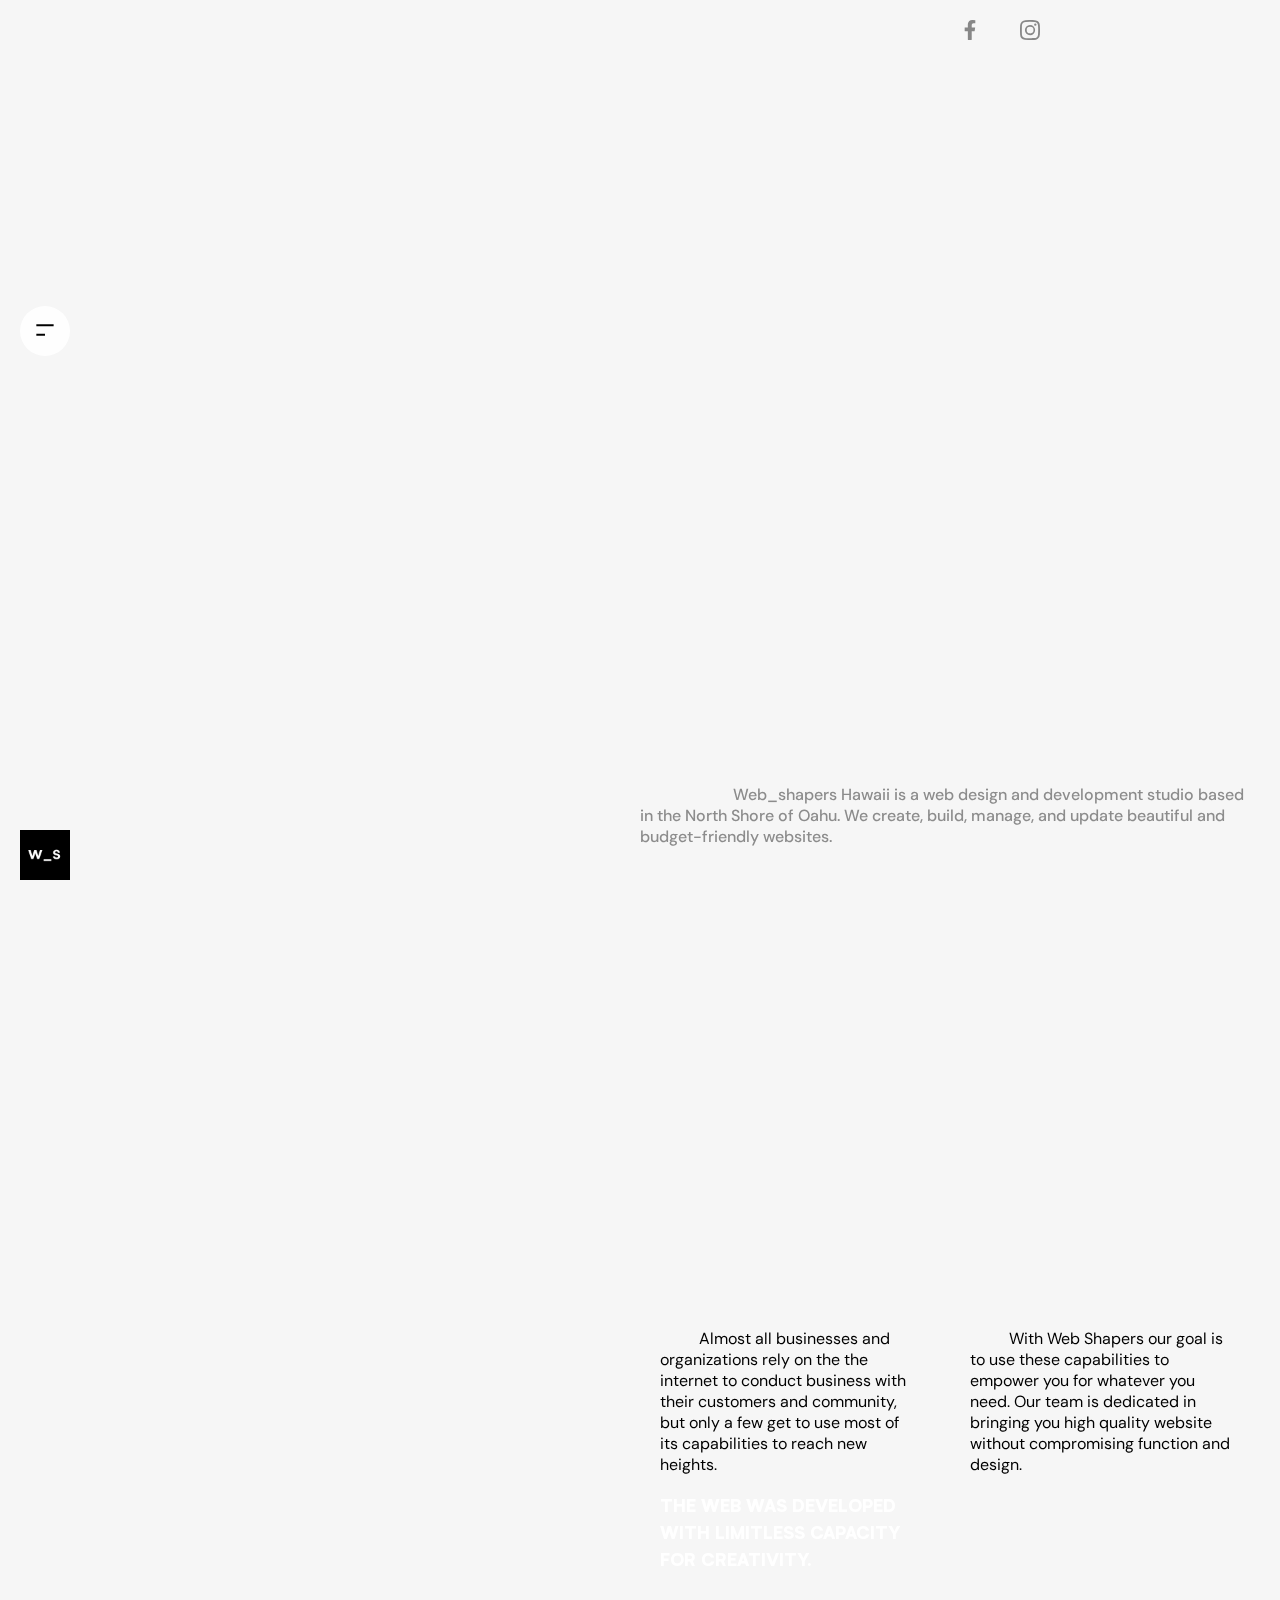
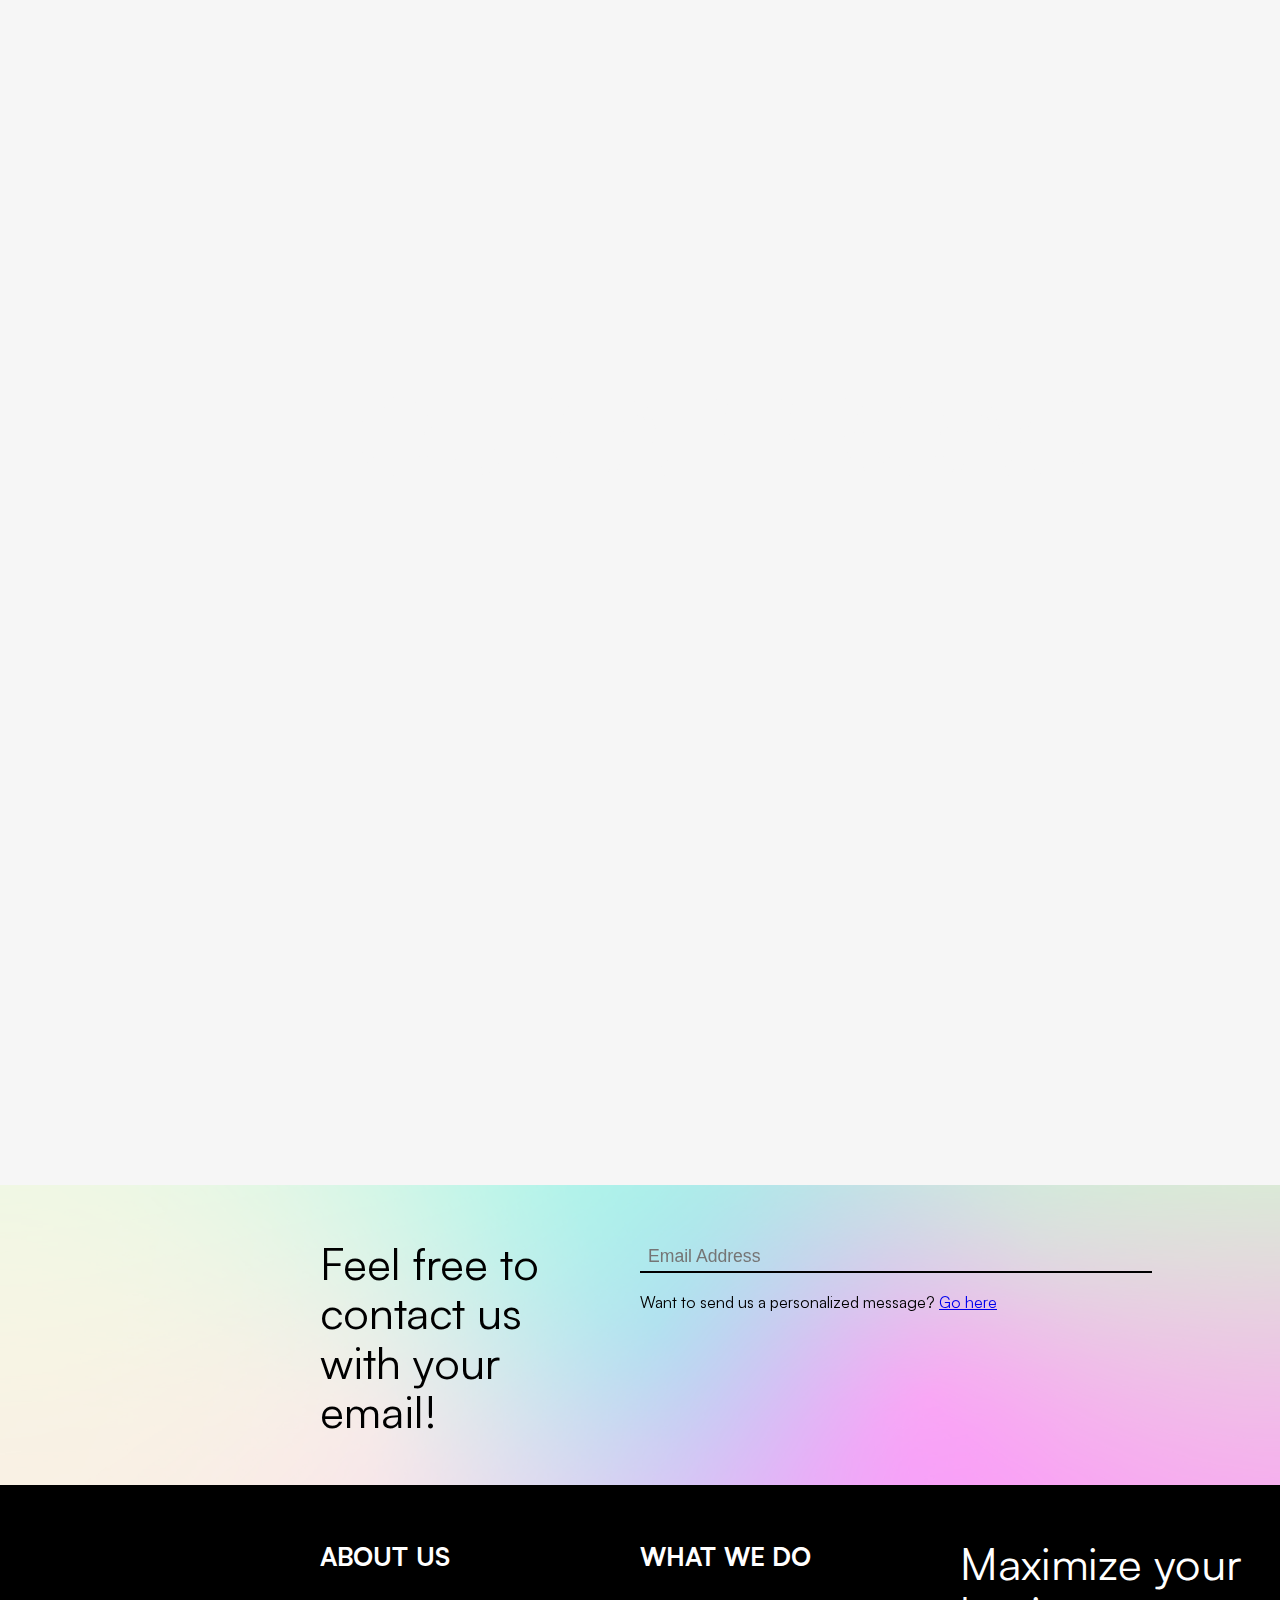
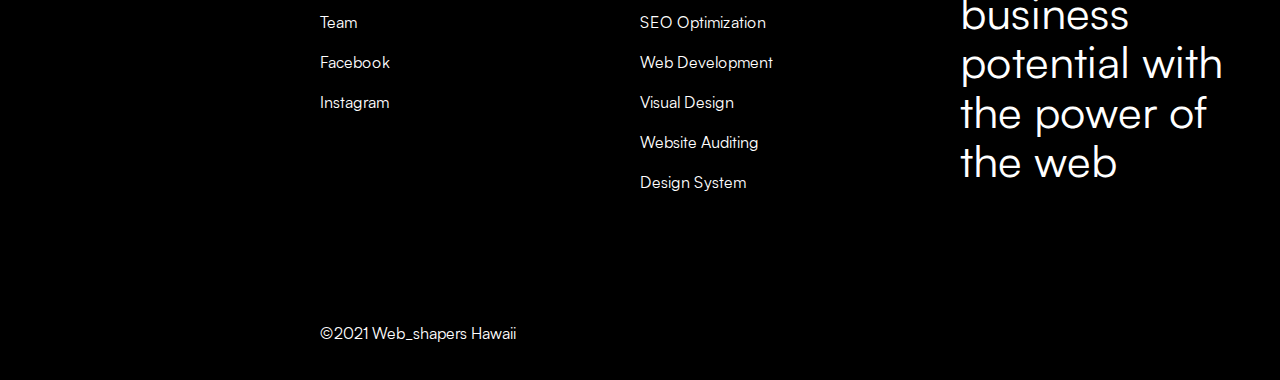
<file: index.html>
<!DOCTYPE html> 
<html lang="en"> 
    <head> 
        <meta charset="utf-8"> 
        <meta http-equiv="X-UA-Compatible" content="IE=edge"> 
        <meta name="viewport" content="width=device-width, initial-scale=1.0"> 
        <meta name="description" content="Need a website? Web_Shapers HI offers professional services in creating, developing, and maintaining websites. We build your website and provide it with a beautiful interface, a stunning user experience, with an optimized SEO ranking to ensure your business gets the exposure it needs. You're customers will love your website and the experience it provides them with."> 
        <meta name="author" content="Web_Shapers HI"> 
        <meta name="robots" content="index, follow"> 
        <title>Web_Shapers HI | Home | Web Design and Development Services</title>         
        <link rel="icon" type="image/png" href="./assets/img/favicon.png"> 
        <link rel="canonical" href="http://www.webshapers-hawaii.com/"> 
        <link href="lib/css/satoshi.css" rel="stylesheet" type="text/css"> 
        <link href="https://fonts.googleapis.com/css?family=DM+Sans&display=swap" rel="stylesheet" type="text/css"> 
        <link href="css/style.css" rel="stylesheet" type="text/css"> 
        <link href="css/responsive.css" rel="stylesheet" type="text/css"> 
        <script>/* Pinegrow Interactions, do not remove */ (function(){try{if(!document.documentElement.hasAttribute('data-pg-ia-disabled')) { window.pgia_small_mq=typeof pgia_small_mq=='string'?pgia_small_mq:'(max-width:767px)';window.pgia_large_mq=typeof pgia_large_mq=='string'?pgia_large_mq:'(min-width:768px)';var style = document.createElement('style');var pgcss='html:not(.pg-ia-no-preview) [data-pg-ia-hide=""] {opacity:0;visibility:hidden;}html:not(.pg-ia-no-preview) [data-pg-ia-show=""] {opacity:1;visibility:visible;display:block;}';if(document.documentElement.hasAttribute('data-pg-id') && document.documentElement.hasAttribute('data-pg-mobile')) {pgia_small_mq='(min-width:0)';pgia_large_mq='(min-width:99999px)'} pgcss+='@media ' + pgia_small_mq + '{ html:not(.pg-ia-no-preview) [data-pg-ia-hide="mobile"] {opacity:0;visibility:hidden;}html:not(.pg-ia-no-preview) [data-pg-ia-show="mobile"] {opacity:1;visibility:visible;display:block;}}';pgcss+='@media ' + pgia_large_mq + '{html:not(.pg-ia-no-preview) [data-pg-ia-hide="desktop"] {opacity:0;visibility:hidden;}html:not(.pg-ia-no-preview) [data-pg-ia-show="desktop"] {opacity:1;visibility:visible;display:block;}}';style.innerHTML=pgcss;document.querySelector('head').appendChild(style);}}catch(e){console&&console.log(e);}})()</script>         
    </head>     
    <body class="custom-scrollbar my-body"> 
        <div class="ellipse-cursor" id="customCursor"></div>         
        <span class="drag-to-scroll" id="drag-position">DRAG</span> 
        <div> 
            <img alt="" src="assets/img/w_s.jpg" width="70" class="logo-img" data-pg-ia='{"l":[{"name":"logoStart","trg":"now","a":{"l":[{"t":"","l":[{"t":"tween","p":0,"d":0.5,"l":{"autoAlpha":1}}]}]}}]}' style="padding-left: 20px;"/> 
            <a class="home-link" href="index.html" style="bottom: 20px;"></a> 
        </div>         
        <div style="padding-left: 20px; position: absolute; top: 34vh;"> 
            <svg width="50" height="50" viewBox="0 0 300 300" fill="none" xmlns="http://www.w3.org/2000/svg" preserveAspectRatio="xMidYMid meet" data-pg-ia='{"l":[{"name":"cursorExpand","trg":"mouseenter","a":{"l":[{"t":"$#customCursor","l":[{"t":"set","p":0,"d":0,"l":{"width":"30px"}},{"t":"set","p":0,"d":0,"l":{"height":"30px"}},{"t":"tween","p":0,"d":0.5,"l":{"width":"70px"},"e":"Power4.easeInOut"},{"t":"tween","p":0,"d":0.5,"l":{"height":"70px"},"e":"Power4.easeInOut"}]}]},"tcv":"cursor-expand"},{"name":"cursorCollapse","trg":"mouseleave","a":{"l":[{"t":"$#customCursor","l":[{"t":"set","p":0,"d":0,"l":{"width":"70px"}},{"t":"set","p":0,"d":0,"l":{"height":"70px"}},{"t":"tween","p":0,"d":0.5,"l":{"width":"30px"},"e":"Power4.easeInOut"},{"t":"tween","p":0,"d":0.5,"l":{"height":"30px"},"e":"Power4.easeInOut"}]}]}},{"name":"openMenu","trg":"mousedown","a":{"l":[{"t":"$.navbar","l":[{"t":"set","p":0,"d":0,"l":{"display":"none"}},{"t":"set","p":0,"d":0,"l":{"y":"100vh"}},{"t":"tween","p":0,"d":0.5,"l":{"display":"block"}},{"t":"tween","p":0,"d":1.2,"l":{"y":0},"e":"Power4.easeInOut"}]},{"t":"","l":[{"t":"set","p":0,"d":0,"l":{"display":"block"}},{"t":"set","p":0,"d":0,"l":{"autoAlpha":1}},{"t":"tween","p":1,"d":0.5,"l":{"autoAlpha":0}},{"t":"tween","p":1.5,"d":0.5,"l":{"display":"none"}}]},{"t":"$.navbar #gt# span:nth-of-type(1) #gt# .link-text, .navbar #gt# span:nth-of-type(2) #gt# .link-text, .navbar #gt# span:nth-of-type(3) #gt# .link-text","l":[{"t":"tween","p":0.3,"d":1,"s":0.15,"l":{"top":0},"e":"Bounce.easeIn"}]},{"t":"$#closeMenu","l":[{"t":"set","p":0,"d":0,"l":{"display":"none"}},{"t":"set","p":0,"d":0,"l":{"autoAlpha":0}},{"t":"tween","p":1,"d":0.5,"l":{"autoAlpha":1}},{"t":"tween","p":1,"d":0.5,"l":{"display":"block"}}]}]}}]}' id="burgerMenu" class="cursor-expand"> 
                <circle cx="150" cy="150" r="145"/> 
                <line x1="98" y1="116" x2="201.787" y2="116" stroke="black" stroke-width="12"/> 
                <line x1="98" y1="172.25" x2="149.893" y2="172.25" stroke="black" stroke-width="12"/> 
            </svg>             
            <svg height="50" viewBox="0 0 300 300" fill="#fff" xmlns="http://www.w3.org/2000/svg" width="50" data-pg-ia='{"l":[{"name":"menuClose","trg":"click","a":{"l":[{"t":"","l":[{"t":"set","p":0,"d":0,"l":{"display":"block"}},{"t":"tween","p":0.48,"d":0.5,"l":{"display":"none"}}]},{"t":"$#burgerMenu","l":[{"t":"set","p":0,"d":0,"l":{"display":"none"}},{"t":"set","p":0,"d":0,"l":{"autoAlpha":0}},{"t":"tween","p":0.98,"d":0.5,"l":{"display":"block"}},{"t":"tween","p":0.98,"d":0.5,"l":{"autoAlpha":1}}]},{"t":"$.navbar","l":[{"t":"set","p":0,"d":0,"l":{"y":0}},{"t":"tween","p":0.49,"d":0.5,"l":{"y":"100vh"},"e":"Power4.easeInOut"},{"t":"tween","p":0.57,"d":0.5,"l":{"display":"none"}}]}]}}]}' id="closeMenu"> 
                <circle cx="150" cy="150" r="145"/> 
                <line x1="101.094" y1="96.19" x2="199.945" y2="195.041" stroke="black" stroke-width="12"/> 
                <line x1="96.9063" y1="195.757" x2="197.906" y2="94.7574" stroke="black" stroke-width="12"/> 
            </svg>             
        </div>         
        <div class="icon-container"> 
            <div class="column-6"></div>             
            <div class="column-2 flex-container"> 
                <div class="social-media-box"> 
                    <a href="https://www.facebook.com/Web_Shapers-Hawaii-109751478019939" target="_blank" class="social-media-link"></a> 
                    <svg xmlns="http://www.w3.org/2000/svg" viewBox="0 0 76.39 143.66" class="social-media-icons" preserveAspectRatio="xMidYMid meet" height="20px" width="20px"> 
                        <defs> 
                            <style>.cls-1 { fill: #8c8c8c; }</style>                             
                        </defs>                         
                        <g class="Layer_2" data-name="Layer 2"> 
                            <g class="Layer_1-2" data-name="Layer 1"> 
                                <path class="cls-1" d="M22.72,142.53c0-.33,0-.65,0-1q0-30.21,0-60.43c0-.75-.17-.94-.93-.93-7,0-13.94,0-20.92,0-.68,0-.87-.18-.87-.87Q0,67.29,0,55.2c0-.65.15-.83.81-.83,7,0,14.05,0,21.07,0,.63,0,.83-.12.83-.81,0-7.07-.11-14.14,0-21.21a36.63,36.63,0,0,1,4-16.43A28,28,0,0,1,41.91,2.53,42.19,42.19,0,0,1,59.2.05,149.22,149.22,0,0,1,75.67,1.63c.57.08.72.28.72.84q0,10.26,0,20.51c0,.66-.23.78-.82.77-3.66,0-7.32,0-11,0a16.48,16.48,0,0,0-7.43,1.63c-3.8,1.94-5.67,5.2-6.35,9.28a15.74,15.74,0,0,0-.22,2.74c0,5.38,0,10.76,0,16.13,0,.69.17.87.86.87,7.7,0,15.39,0,23.08,0,.68,0,.81.14.7.83q-1.91,12.15-3.73,24.32c-.09.59-.3.71-.85.71q-9.48,0-19,0c-1.21,0-1.08-.2-1.08,1v61.24a28.47,28.47,0,0,1-4,.6,82.79,82.79,0,0,1-10.44.54,78.78,78.78,0,0,1-11.27-.79C24.17,142.75,23.43,142.71,22.72,142.53Z"/> 
                            </g>                             
                        </g>                         
                    </svg>                     
                </div>                 
                <div class="social-media-box"> 
                    <a href="https://www.instagram.com/webshapers_hawaii/" target="_blank" class="social-media-link"></a> 
                    <svg xmlns="http://www.w3.org/2000/svg" viewBox="0 0 25.36 25.26" width="20px" class="social-media-icons" height="20px" preserveAspectRatio="xMidYMid meet"> 
                        <defs> 
                            <style>.cls-1 { fill: #8c8c8c; }</style>                             
                        </defs>                         
                        <g class="Layer_2" data-name="Layer 2"> 
                            <g class="Layer_1-2" data-name="Layer 1"> 
                                <path class="cls-1" d="M12.62,25.23a51.12,51.12,0,0,1-6.43-.13,6.73,6.73,0,0,1-6-6.38,95.45,95.45,0,0,1,0-12A6.83,6.83,0,0,1,6.87.14C10,0,13.17,0,16.32,0A17.22,17.22,0,0,1,20.24.5,6.33,6.33,0,0,1,25.1,6.14,84.11,84.11,0,0,1,25.21,18a7,7,0,0,1-2.62,5.7A8,8,0,0,1,18,25.22C16.19,25.28,14.41,25.23,12.62,25.23Zm0-2.19c1.87.05,3.74,0,5.61-.11,2.6-.14,4.33-1.52,4.58-4.09a69,69,0,0,0,0-12.11c-.21-2.76-1.61-4-4.38-4.26A70,70,0,0,0,7.35,2.41C4,2.64,2.48,4.22,2.4,7.23c-.1,3.6-.11,7.2,0,10.8C2.49,21.2,4.27,22.82,7.45,23,9.18,23,10.9,23.07,12.63,23Z"/> 
                                <path class="cls-1" d="M6.22,12.73a6.48,6.48,0,0,1,6.42-6.54,6.56,6.56,0,0,1,6.57,6.5,6.6,6.6,0,0,1-6.49,6.52A6.53,6.53,0,0,1,6.22,12.73Zm6.47-4.24A4.11,4.11,0,0,0,8.5,12.66a4.15,4.15,0,0,0,4.21,4.24,4.21,4.21,0,1,0,0-8.41Z"/> 
                                <path class="cls-1" d="M19.4,7.36a1.4,1.4,0,0,1-1.48-1.45,1.52,1.52,0,0,1,1.52-1.53,1.61,1.61,0,0,1,1.47,1.53A1.52,1.52,0,0,1,19.4,7.36Z"/> 
                            </g>                             
                        </g>                         
                    </svg>                     
                </div>                 
            </div>             
        </div>         
        <nav class="navbar"> 
            <span class="link-container"><a class="link-text" data-pg-ia='{"l":[{"name":"transitionFadeOut","a":{"l":[{"t":"$.navbar","l":[{"t":"set","p":0,"d":0,"l":{"y":"0vh"}},{"t":"tween","p":0,"d":0.7,"l":{"y":"100vh"},"e":"Power4.easeInOut"}]},{"t":"$.fd-out","l":[{"t":"tween","p":0.7,"d":0.7,"l":{"autoAlpha":0},"e":"Power4.easeOut"}]}]},"tcv":".transition-stay","pdef":"true","trg":"click"}]}' data-pg-ia-apply="$.navbar > span:nth-of-type(1) > .link-text, .navbar > span:nth-of-type(2) > .link-text, .navbar > span:nth-of-type(3) > .link-text" href="./index.html">HOME</a></span> 
            <span class="link-container"><a class="link-text" href="./about.html">ABOUT</a></span> 
            <span class="link-container"><a class="link-text" href="./contact.html">CONTACT</a></span> 
        </nav>         
        <section class="container fd-out" data-pg-ia-hide data-pg-ia='{"l":[{"name":"loadAnimation","trg":"load","a":{"l":[{"t":"","l":[{"t":"tween","p":0,"d":1,"l":{"autoAlpha":1},"e":"Power4.easeInOut"}]}]}}]}'> 
            <div class="row-1"> 
                <div class="column-6"></div>                 
                <div class="column-1"></div>                 
            </div>             
            <div class="index-hero-message row-2"> 
                <div class="column-1"></div>                 
                <h2 class="column-7 index-hero-title" data-pg-ia='{"l":[{"name":"startUp","trg":"load","a":{"l":[{"t":"$.text-inline","l":[{"t":"set","p":0,"d":0,"l":{"top":"1em"}},{"t":"tween","p":1,"d":1,"s":0.1,"l":{"top":"0em"},"e":"Cubic.easeOut"}]}]}}]}'> <span class="text-box"> <span class="text-inline">YOU&nbsp;</span> </span> <span class="text-box"> <span class="text-inline">DESERVE&nbsp;</span> </span> <span class="text-box"> <span class="text-inline">A&nbsp;</span> </span> <span class="text-box"> <span class="text-inline">BEAUTIFUL&nbsp;</span> </span> <span class="text-box"> <span class="text-inline">WEBSITE.&nbsp;</span> </span> <span class="text-box"> <span class="text-inline">LET&nbsp;</span> </span> <span class="text-box"> <span class="text-inline">US&nbsp;</span> </span> <span class="text-box"> <span class="text-inline">HELP&nbsp;</span> </span> <span class="text-box"> <span class="text-inline">YOU&nbsp;</span> </span> <span class="text-box"> <span class="text-container" data-pg-ia='{"l":[{"name":"indexMarquee","trg":"load","a":{"l":[{"t":"#gt# span:nth-of-type(1)","l":[{"t":"tween","p":0,"d":0.5,"l":{"y":"-1em"},"e":"Cubic.easeInOut"},{"t":"tween","p":0.5,"d":0.5,"l":{"autoAlpha":0}},{"t":"tween","p":1,"d":0.5,"l":{"y":"1em"}},{"t":"tween","p":1.5,"d":0.5,"l":{"autoAlpha":1}},{"t":"tween","p":10,"d":0.5,"l":{"y":"0em"},"e":"Cubic.easeInOut"}]},{"t":"#gt# span:nth-of-type(2)","l":[{"t":"tween","p":0,"d":0.5,"l":{"y":"-1em"},"e":"Cubic.easeInOut"},{"t":"tween","p":6,"d":0.5,"l":{"y":"-2em"},"e":"Cubic.easeInOut"},{"t":"tween","p":6.5,"d":0.5,"l":{"autoAlpha":0}},{"t":"tween","p":7,"d":0.5,"l":{"y":"1em"}},{"t":"tween","p":7.5,"d":0.5,"l":{"autoAlpha":1}}]},{"t":"#gt# span:nth-of-type(3)","l":[{"t":"tween","p":6,"d":0.5,"l":{"y":"-2em"}},{"t":"tween","p":10,"d":0.5,"l":{"y":"-3em"},"e":"Cubic.easeInOut"},{"t":"tween","p":10.5,"d":0.5,"l":{"autoAlpha":0}},{"t":"tween","p":11,"d":0.5,"l":{"y":"1em"}},{"t":"tween","p":11.5,"d":2.5,"l":{"autoAlpha":1}}]}]},"dly":"7s","rpt":"99"}]}'>  <span class="text-inline title-marquee">CREATE&nbsp;</span>  <span class="text-inline title-marquee">MANAGE&nbsp;</span>  <span class="text-inline title-marquee">UPDATE&nbsp;</span>  </span> </span> <span class="text-box"> <span class="text-inline">YOURS.</span> </span> </h2> 
            </div>             
            <div class="row-1"> 
                <div class="column-2"> </div>                 
                <div class="column-2"> </div>                 
                <div class="column-4"> 
                    <p class="index-intro">Web_shapers Hawaii is a web design and development studio based in the North Shore of Oahu. We create, build, manage, and update beautiful and budget-friendly websites.</p> 
                </div>                                  
            </div>             
        </section>         
        <section class="fd-out skills-container" data-pg-ia-scene='{"s":"custom","s_t":"start","s_s":"center","e_t":"start","l":[{"a":{"l":[{"t":".skill-text","l":[{"t":"tween","p":0.31,"d":0.5,"s":0.15,"l":{"top":0},"e":"Cubic.easeOut"}]}]},"p":"time"},{"a":{"l":[{"t":"$body","l":[{"t":"tween","p":0,"d":0.25,"l":{"backgroundColor":"#37bbe4"}}]}]}}],"e_s":"start"}' id="services-offered"> 
            <p class="skill-text-container"> <span class="skills-text-box" style="font-weight: 900; font-family: Satoshi;"> <span class="skill-text" id="skill-text-first">WHAT WE DO:&nbsp;</span> </span> <span class="skills-text-box"> <span class="skill-text">SEO&nbsp;</span> </span> <span class="skills-text-box"> <span class="skill-text">Analysis<sup>1</sup>&nbsp;&nbsp;</span> </span> <span class="skills-text-box"> <span class="skill-text">Web&nbsp;</span> </span> <span class="skills-text-box"> <span class="skill-text">Development<sup>2</sup>&nbsp;</span> </span> <span class="skills-text-box"> <span class="skill-text">Web&nbsp;</span> </span> <span class="skills-text-box"> <span class="skill-text">Design<sup>3</sup>&nbsp;</span> </span> <span class="skills-text-box"> <span class="skill-text">Website&nbsp;</span> </span> <span class="skills-text-box"> <span class="skill-text">Auditing<sup>4</sup>&nbsp;</span> </span> <span class="skills-text-box"> <span class="skill-text">Design&nbsp;</span> </span> <span class="skills-text-box"> <span class="skill-text">System<sup>5</sup>&nbsp;</span> </span> </p> 
            <div class="skill-benefit" data-pg-ia-scene='{"s":"custom","s_t":"start","s_s":"center","e_t":"end","e_s":"center","e_o":"100px","l":[{"a":{"l":[{"t":".image-holder","l":[{"t":"tween","p":0,"d":1.5,"l":{"height":"100%"},"e":"Power4.easeInOut"}]}]},"p":"time"}]}'> 
                <div class="mobile-display-none pg-empty-placeholder"></div>                 
                <div class="skill-benefit-box skill-image-box" style="overflow: hidden;"> 
                    <div class="image-holder"> 
                        <div class="image-box"> 
                            <img id="laptop-img" alt="" src="assets/img/karina-zhukovskaya-6446678.jpg"/> 
                        </div>                         
                    </div>                     
                </div>                 
                <div class="skill-benefit-box"> 
                    <p class="skills-opportunity">Almost all businesses and organizations rely on the the internet to conduct business with their customers and community, but only a few get to use most of its capabilities to reach new heights.</p> 
                    <p class="blue-text">THE WEB WAS DEVELOPED WITH LIMITLESS CAPACITY FOR CREATIVITY.</p> 
                </div>                 
                <div class="skill-benefit-box"> 
                    <p class="skills-opportunity">With Web Shapers our goal is to use these capabilities to empower you for whatever you need. Our team is dedicated in bringing you high quality website without compromising function and design.</p> 
                </div>                 
            </div>             
        </section>         
        <section id="services-container" data-pg-ia-scene='{"l":[{"a":{"l":[{"t":"#horizontal-gallery #gt# div:nth-of-type(2), #horizontal-gallery #gt# div:nth-of-type(3), #horizontal-gallery #gt# div:nth-of-type(4), #horizontal-gallery #gt# div:nth-of-type(5)","l":[{"t":"set","p":0,"d":0,"l":{"autoAlpha":0,"x":"15vw"}},{"t":"tween","p":0.5,"d":1.5,"s":0.2,"l":{"autoAlpha":1},"e":"Quad.easeOut"},{"t":"tween","p":0.5,"d":1.5,"s":0.2,"l":{"x":0},"e":"Cubic.easeOut"}]}]},"p":"time"}],"s":"onCenter"}' class="fd-out"> 
            <h3 class="section-title">OUR APPROACH</h3>
            <div class="cursor-expand horizontal-gallery" id="horizontal-gallery" data-pg-ia='{"l":[{"name":"cursorExpand","trg":"mouseenter","a":{"l":[{"t":"$#customCursor","l":[{"t":"set","p":0,"d":0,"l":{"width":"30px"}},{"t":"set","p":0,"d":0,"l":{"height":"30px"}},{"t":"tween","p":0,"d":0.5,"l":{"width":"100px"},"e":"Power4.easeInOut"},{"t":"tween","p":0,"d":0.5,"l":{"height":"100px"},"e":"Power4.easeInOut"}]},{"t":"","l":[]}]},"tcv":"cursor-expand"},{"name":"cursorCollapse","trg":"mouseleave","a":{"l":[{"t":"$#customCursor","l":[{"t":"set","p":0,"d":0,"l":{"width":"100px"}},{"t":"set","p":0,"d":0,"l":{"height":"100px"}},{"t":"tween","p":0,"d":0.5,"l":{"width":"30px"},"e":"Power4.easeInOut"},{"t":"tween","p":0,"d":0.5,"l":{"height":"30px"},"e":"Power4.easeInOut"}]}]}}]}' data-pg-ia-scene='{"l":[{"a":{"l":[{"t":"$body","l":[{"t":"tween","p":0,"d":0.5,"l":{"backgroundColor":"#f6f6f6"}}]}]}}]}'> 
                <div style="min-width: 25vw;" class="mobile-display-none"></div>                                  
                <div class="gallery-item" data-pg-ia-scene='{"s":"custom","s_t":"start","s_s":"start","s_o":"25%","e_t":"end","e_target":"$#horizontal-gallery #gt# div:nth-of-type(5)","e_s":"end","l":[{"a":{"l":[{"t":".gradient-div","l":[{"t":"tween","p":0,"d":0.5,"l":{"backgroundPositionX":"100%"}}]},{"t":"$#horizontal-gallery #gt# div:nth-of-type(3) #gt# .gradient-div","l":[{"t":"tween","p":0.1,"d":0.67,"l":{"backgroundPositionX":"98%"}}]},{"t":"$#horizontal-gallery #gt# div:nth-of-type(4) #gt# .gradient-div","l":[{"t":"tween","p":0.6,"d":0.5,"l":{"backgroundPositionX":"97%"}}]},{"t":"$#horizontal-gallery #gt# div:nth-of-type(5) #gt# .gradient-div","l":[{"t":"tween","p":0.72,"d":0.5,"l":{"backgroundPositionX":"94%"}}]}]}}]}' data-pg-ia='{"l":[{"name":"dragButtonShow","trg":"mouseenter","a":{"l":[{"t":"$#drag-position","l":[{"t":"tween","p":0,"d":0.5,"l":{"autoAlpha":1}}]}]}},{"name":"dragButtonHide","trg":"mouseleave","a":{"l":[{"t":"$#drag-position","l":[{"t":"tween","p":0,"d":0.5,"l":{"autoAlpha":0}}]}]}}]}' data-pg-ia-apply="$#horizontal-gallery > div:nth-of-type(2), #horizontal-gallery > div:nth-of-type(3), #horizontal-gallery > div:nth-of-type(4), #horizontal-gallery > div:nth-of-type(5)"> 
                    <div class="gradient-div" style="background-image: url('assets/img/gradient-01.jpg');"></div>                     
                    <div class="gallery-item-desc pg-empty-placeholder"></div>                     
                    <div class="gallery-item-desc"> 
                        <h4 class="service-title">Strategy</h4> 
                    </div>                     
                    <div class="gallery-item-desc"> 
                        <p class="service-body">We make sure that your potential customers discover you in the internet through SEO optimization.</p> 
                    </div>                     
                    <div class="gallery-item-desc pg-empty-placeholder"></div>                     
                </div>                 
                <div class="gallery-item"> 
                    <div class="gradient-div" style="background-image: url('assets/img/gradient-02.jpg');"></div>                     
                    <div class="gallery-item-desc pg-empty-placeholder"></div>                     
                    <div class="gallery-item-desc"> 
                        <h4 class="service-title">Visual Design</h4> 
                    </div>                     
                    <div class="gallery-item-desc"> 
                        <p class="service-body">We create compelling and interactive websites designed to communicate your brand.</p> 
                    </div>                     
                    <div class="gallery-item-desc pg-empty-placeholder"></div>                     
                </div>                 
                <div class="gallery-item"> 
                    <div class="gradient-div" style="background-image: url('assets/img/gradient-03.jpg');"></div>                     
                    <div class="gallery-item-desc pg-empty-placeholder"></div>                     
                    <div class="gallery-item-desc"> 
                        <h4 class="service-title">Development</h4> 
                    </div>                     
                    <div class="gallery-item-desc"> 
                        <p class="service-body">Harness the power of the web and its many functionalities so you can offer your products or services to everyone.</p> 
                    </div>                     
                    <div class="gallery-item-desc pg-empty-placeholder"></div>                     
                </div>                 
                <div class="gallery-item"> 
                    <div class="gradient-div" style="background-image: url('assets/img/gradient-04.jpg');"></div>                     
                    <div class="gallery-item-desc pg-empty-placeholder"></div>                     
                    <div class="gallery-item-desc"> 
                        <h4 class="service-title">Performance</h4> 
                    </div>                     
                    <div class="gallery-item-desc"> 
                        <p class="service-body">Don&apos;t let your potential customers wait. Improve customer or guest relations and connection with optimized performance.</p> 
                    </div>                     
                    <div class="gallery-item-desc pg-empty-placeholder"></div>                     
                </div>                 
            </div>             
        </section>         
        <div class="pop-up-box footer-pop-up-box"> 
            <img id="exit-btn" src="./assets/img/close-button.svg" alt="exit-icon"> 
            <form class="contact-form" id="footer-pop-up-form"> 
                <h3 class="footer-pop-up-message">Get in Contact With Us!</h3> 
                <input id="footer-pop-up-name" class="name input footer-pop-up-input footer-pop-up-child" type="text" placeholder="Name"> 
                <input id="footer-pop-up-email" class="email input footer-pop-up-input footer-pop-up-child" type="text" placeholder="Email Address"> 
                <textarea id="footer-pop-up-message" class="body input footer-pop-up-input message footer-pop-up-child" placeholder="Your Message"></textarea> 
                <button id="footer-pop-up-button" class="send submit-btn footer-pop-up-child" style="text-align: center;">Send</button>                 
            </form>             
        </div>         
        <footer class="fd-out"> 
            <div id="footer-upper" class="footer-container"> 
                <div style="position: absolute; top: 0; bottom: 0; right: 0; left: 0; background-image: url('assets/img/gradient-01.jpg'); background-size: cover; background-position: center center; z-index: -1; opacity: 0.35; height: 100%;"></div>                 
                <div class="section section1"></div>                 
                <div class="section section2"> 
                    <h3>Feel free to contact us <br> with your <br> email!</h3> 
                </div>                 
                <div class="section section5"> 
                    <input name="email" type="email" class="input footer-btn footer-email" placeholder="Email Address"> 
                    <p>Want to send us a personalized message? <a class="" href="./contact.html"><u>Go here</u></a></p> 
                </div>                 
                <!-- <div class="pg-empty-placeholder" style="position: absolute; top: 0; bottom: 0; right: 0; left: 0; background-image: url('assets/img/gradient-01.jpg'); background-size: cover; background-position: center center; z-index: -1; opacity: 0.35; height: 100%;"></div>                 
                <div class="footer-box footer-box1"> 
                    <div class="footer-text"> 
                        <h3>Feel Free to Contact Us with Your Email!</h3> 
                        <p>Want to send us a personalized message? <a class="go-btn" href="./contact.html">Go &rarr;</a></p> 
                    </div>                     
                    <div class="footer-input"> 
                        <input name="email" type="email" class="input email-input footer-email" placeholder="Email Address"> 
                        <button name="submit" class="input submit-btn footer-btn" type="submit" value="Submit">Send</button>                         
                    </div>                     
                </div>                 
                <div class="footer-box footer-box2"> 
                    <h4>@2021 Web_Shapers HI</h4> 
                </div>                  -->                 
            </div>             
            <div id="footer-bottom" class="footer-container"> 
                <div class="mobile-display-none section section1"></div>                 
                <div class="section section2"> 
                    <h4>ABOUT US</h4> 
                    <p><a class="footer-link" href="./about.html">Team</a></p> 
                    <p><a class="footer-link" href="https://www.facebook.com/Web_Shapers-Hawaii-109751478019939" target="_blank">Facebook</a></p> 
                    <p><a class="footer-link" href="https://www.instagram.com/webshapers_hawaii/" target="_blank">Instagram</a></p> 
                    <p id="copyright">&copy;2021 Web_shapers Hawaii</p> 
                </div>                 
                <div class="section section3"> 
                    <h4>WHAT WE DO</h4> 
                    <p>SEO Optimization</p> 
                    <p>Web Development</p> 
                    <p>Visual Design</p> 
                    <p>Website Auditing</p> 
                    <p>Design System</p> 
                </div>                 
                <div class="section section4"> 
                    <h3>Maximize your business potential with the power of the web</h3> 
                </div>                 
            </div>             
        </footer>         
        <script src="lib/js/jquery.min.js"></script>         
        <script src="pgia/lib/pgia.js"></script>         
        <script type="module" src="lib/js/myJS.js"></script>         
    </body>
</file>
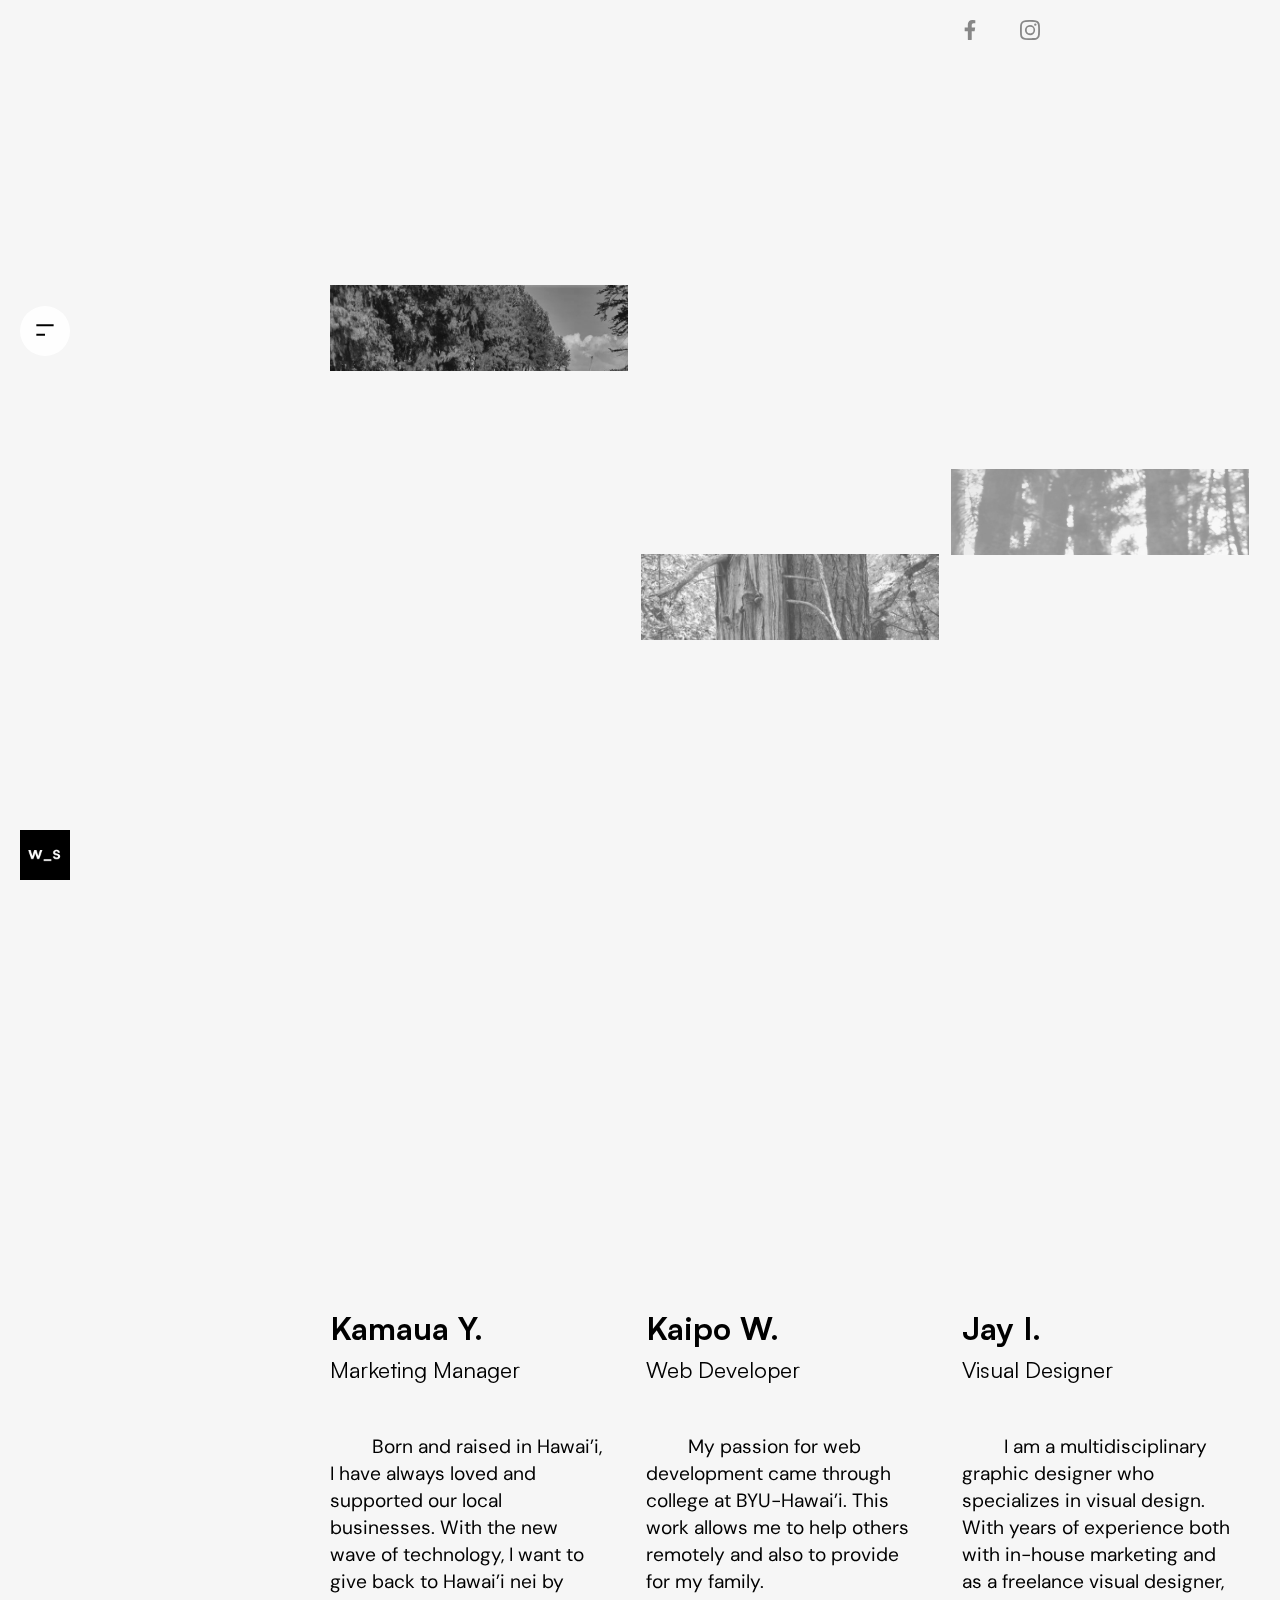
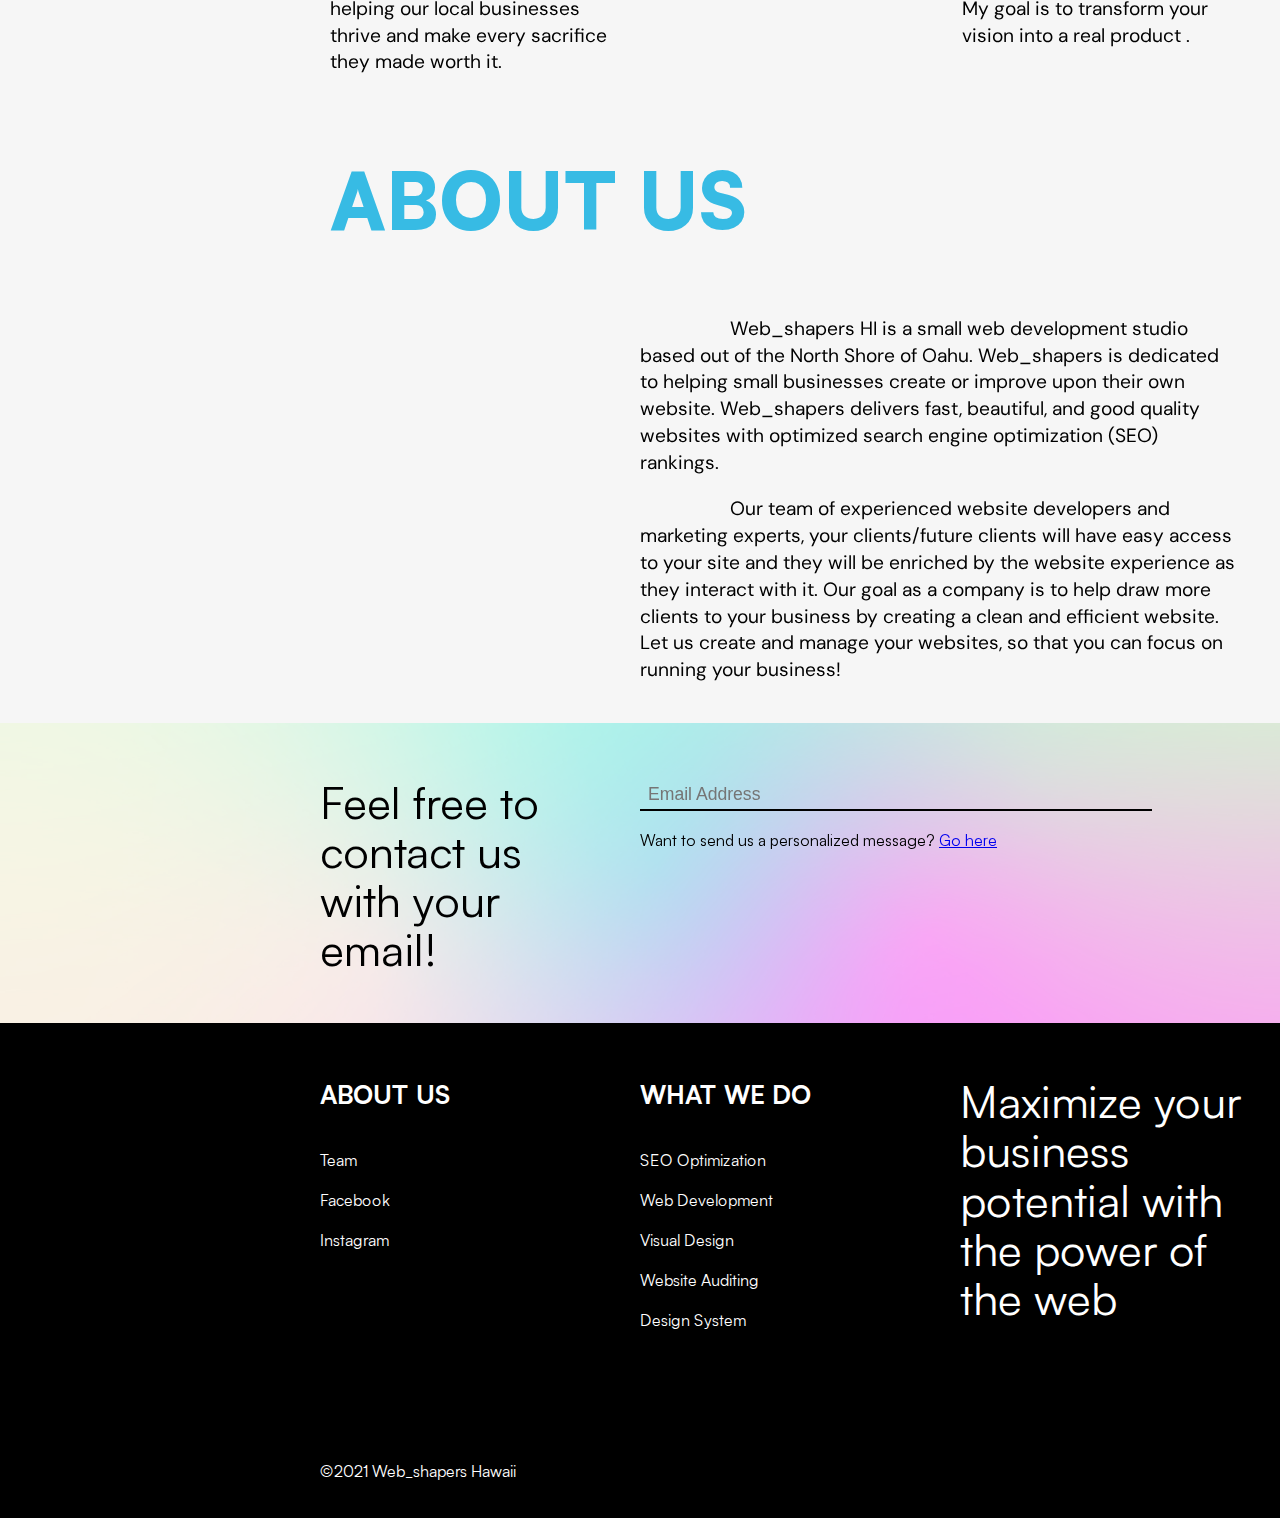
<file: about.html>
<!DOCTYPE html> 
<html lang="en"> 
    <head> 
        <meta charset="utf-8"> 
        <meta http-equiv="X-UA-Compatible" content="IE=edge"> 
        <meta name="viewport" content="width=device-width, initial-scale=1.0"> 
        <meta name="description" content="Web_shapers HI is a small web development studio based out of the North Shore of Oahu. Web_shapers is dedicated to helping small businesses create or improve upon their own website. Web_shapers delivers fast, beautiful, and good quality websites with optimized search engine optimization (SEO) rankings."> 
        <meta name="author" content="Web_Shapers HI"> 
        <meta name="robots" content="index, follow"> 
        <title>Web_Shapers HI | About | Web Design and Development Services</title>   
        <link rel="canonical" href="http://www.webshapers-hawaii.com/about">        
        <link rel="icon" type="image/png" href="./assets/img/favicon.png"> 
        <link href="css/style.css" rel="stylesheet"> 
        <link href="lib/css/satoshi.css" rel="stylesheet" type="text/css"> 
        <link href="https://fonts.googleapis.com/css?family=DM+Sans&display=swap" rel="stylesheet" type="text/css"> 
        <link href="css/responsive.css" rel="stylesheet" type="text/css"> 
        <script>/* Pinegrow Interactions, do not remove */ (function(){try{if(!document.documentElement.hasAttribute('data-pg-ia-disabled')) { window.pgia_small_mq=typeof pgia_small_mq=='string'?pgia_small_mq:'(max-width:767px)';window.pgia_large_mq=typeof pgia_large_mq=='string'?pgia_large_mq:'(min-width:768px)';var style = document.createElement('style');var pgcss='html:not(.pg-ia-no-preview) [data-pg-ia-hide=""] {opacity:0;visibility:hidden;}html:not(.pg-ia-no-preview) [data-pg-ia-show=""] {opacity:1;visibility:visible;display:block;}';if(document.documentElement.hasAttribute('data-pg-id') && document.documentElement.hasAttribute('data-pg-mobile')) {pgia_small_mq='(min-width:0)';pgia_large_mq='(min-width:99999px)'} pgcss+='@media ' + pgia_small_mq + '{ html:not(.pg-ia-no-preview) [data-pg-ia-hide="mobile"] {opacity:0;visibility:hidden;}html:not(.pg-ia-no-preview) [data-pg-ia-show="mobile"] {opacity:1;visibility:visible;display:block;}}';pgcss+='@media ' + pgia_large_mq + '{html:not(.pg-ia-no-preview) [data-pg-ia-hide="desktop"] {opacity:0;visibility:hidden;}html:not(.pg-ia-no-preview) [data-pg-ia-show="desktop"] {opacity:1;visibility:visible;display:block;}}';style.innerHTML=pgcss;document.querySelector('head').appendChild(style);}}catch(e){console&&console.log(e);}})()</script>         
    </head>     
    <body class="custom-scrollbar my-body"> 
        <div class="ellipse-cursor" id="customCursor"></div>         
        <div class="icon-container"> 
            <div class="column-6"></div>             
            <div class="column-2 flex-container"> 
                <div class="social-media-box"> 
                    <a href="https://www.facebook.com/Web_Shapers-Hawaii-109751478019939" target="_blank" class="social-media-link"></a> 
                    <svg xmlns="http://www.w3.org/2000/svg" viewBox="0 0 76.39 143.66" class="social-media-icons" preserveAspectRatio="xMidYMid meet" width="20px" height="20px"> 
                        <defs> 
                            <style>.cls-1 { fill: #8c8c8c; }</style>                             
                        </defs>                         
                        <g class="Layer_2" data-name="Layer 2"> 
                            <g class="Layer_1-2" data-name="Layer 1"> 
                                <path class="cls-1" d="M22.72,142.53c0-.33,0-.65,0-1q0-30.21,0-60.43c0-.75-.17-.94-.93-.93-7,0-13.94,0-20.92,0-.68,0-.87-.18-.87-.87Q0,67.29,0,55.2c0-.65.15-.83.81-.83,7,0,14.05,0,21.07,0,.63,0,.83-.12.83-.81,0-7.07-.11-14.14,0-21.21a36.63,36.63,0,0,1,4-16.43A28,28,0,0,1,41.91,2.53,42.19,42.19,0,0,1,59.2.05,149.22,149.22,0,0,1,75.67,1.63c.57.08.72.28.72.84q0,10.26,0,20.51c0,.66-.23.78-.82.77-3.66,0-7.32,0-11,0a16.48,16.48,0,0,0-7.43,1.63c-3.8,1.94-5.67,5.2-6.35,9.28a15.74,15.74,0,0,0-.22,2.74c0,5.38,0,10.76,0,16.13,0,.69.17.87.86.87,7.7,0,15.39,0,23.08,0,.68,0,.81.14.7.83q-1.91,12.15-3.73,24.32c-.09.59-.3.71-.85.71q-9.48,0-19,0c-1.21,0-1.08-.2-1.08,1v61.24a28.47,28.47,0,0,1-4,.6,82.79,82.79,0,0,1-10.44.54,78.78,78.78,0,0,1-11.27-.79C24.17,142.75,23.43,142.71,22.72,142.53Z"/> 
                            </g>                             
                        </g>                         
                    </svg>                     
                </div>                 
                <div class="social-media-box"> 
                    <a href="https://www.instagram.com/webshapers_hawaii/" target="_blank" class="social-media-link"></a> 
                    <svg xmlns="http://www.w3.org/2000/svg" viewBox="0 0 25.36 25.26" width="20px" class="social-media-icons" height="20px" preserveAspectRatio="xMidYMid meet"> 
                        <defs> 
                            <style>.cls-1 { fill: #8c8c8c; }</style>                             
                        </defs>                         
                        <g class="Layer_2" data-name="Layer 2"> 
                            <g class="Layer_1-2" data-name="Layer 1"> 
                                <path class="cls-1" d="M12.62,25.23a51.12,51.12,0,0,1-6.43-.13,6.73,6.73,0,0,1-6-6.38,95.45,95.45,0,0,1,0-12A6.83,6.83,0,0,1,6.87.14C10,0,13.17,0,16.32,0A17.22,17.22,0,0,1,20.24.5,6.33,6.33,0,0,1,25.1,6.14,84.11,84.11,0,0,1,25.21,18a7,7,0,0,1-2.62,5.7A8,8,0,0,1,18,25.22C16.19,25.28,14.41,25.23,12.62,25.23Zm0-2.19c1.87.05,3.74,0,5.61-.11,2.6-.14,4.33-1.52,4.58-4.09a69,69,0,0,0,0-12.11c-.21-2.76-1.61-4-4.38-4.26A70,70,0,0,0,7.35,2.41C4,2.64,2.48,4.22,2.4,7.23c-.1,3.6-.11,7.2,0,10.8C2.49,21.2,4.27,22.82,7.45,23,9.18,23,10.9,23.07,12.63,23Z"/> 
                                <path class="cls-1" d="M6.22,12.73a6.48,6.48,0,0,1,6.42-6.54,6.56,6.56,0,0,1,6.57,6.5,6.6,6.6,0,0,1-6.49,6.52A6.53,6.53,0,0,1,6.22,12.73Zm6.47-4.24A4.11,4.11,0,0,0,8.5,12.66a4.15,4.15,0,0,0,4.21,4.24,4.21,4.21,0,1,0,0-8.41Z"/> 
                                <path class="cls-1" d="M19.4,7.36a1.4,1.4,0,0,1-1.48-1.45,1.52,1.52,0,0,1,1.52-1.53,1.61,1.61,0,0,1,1.47,1.53A1.52,1.52,0,0,1,19.4,7.36Z"/> 
                            </g>                             
                        </g>                         
                    </svg>                     
                </div>                 
            </div>             
        </div>         
        <div style="padding-left: 20px; position: absolute; top: 34vh;"> 
            <svg width="50" height="50" viewBox="0 0 300 300" fill="none" xmlns="http://www.w3.org/2000/svg" preserveAspectRatio="xMidYMid meet" data-pg-ia='{"l":[{"name":"cursorExpand","trg":"mouseenter","a":{"l":[{"t":"$#customCursor","l":[{"t":"set","p":0,"d":0,"l":{"width":"30px"}},{"t":"set","p":0,"d":0,"l":{"height":"30px"}},{"t":"tween","p":0,"d":0.5,"l":{"width":"70px"},"e":"Power4.easeInOut"},{"t":"tween","p":0,"d":0.5,"l":{"height":"70px"},"e":"Power4.easeInOut"}]}]},"tcv":"cursor-expand"},{"name":"cursorCollapse","trg":"mouseleave","a":{"l":[{"t":"$#customCursor","l":[{"t":"set","p":0,"d":0,"l":{"width":"70px"}},{"t":"set","p":0,"d":0,"l":{"height":"70px"}},{"t":"tween","p":0,"d":0.5,"l":{"width":"30px"},"e":"Power4.easeInOut"},{"t":"tween","p":0,"d":0.5,"l":{"height":"30px"},"e":"Power4.easeInOut"}]}]}},{"name":"openMenu","trg":"mousedown","a":{"l":[{"t":"$.navbar","l":[{"t":"set","p":0,"d":0,"l":{"display":"none"}},{"t":"set","p":0,"d":0,"l":{"y":"100vh"}},{"t":"tween","p":0,"d":0.5,"l":{"display":"block"}},{"t":"tween","p":0,"d":1.2,"l":{"y":0},"e":"Power4.easeInOut"}]},{"t":"","l":[{"t":"set","p":0,"d":0,"l":{"display":"block"}},{"t":"set","p":0,"d":0,"l":{"autoAlpha":1}},{"t":"tween","p":1,"d":0.5,"l":{"autoAlpha":0}},{"t":"tween","p":1.5,"d":0.5,"l":{"display":"none"}}]},{"t":"$.navbar #gt# span:nth-of-type(1) #gt# .link-text, .navbar #gt# span:nth-of-type(2) #gt# .link-text, .navbar #gt# span:nth-of-type(3) #gt# .link-text","l":[{"t":"tween","p":0.3,"d":1,"s":0.15,"l":{"top":0},"e":"Bounce.easeIn"}]},{"t":"$#closeMenu","l":[{"t":"set","p":0,"d":0,"l":{"display":"none"}},{"t":"set","p":0,"d":0,"l":{"autoAlpha":0}},{"t":"tween","p":1,"d":0.5,"l":{"autoAlpha":1}},{"t":"tween","p":1,"d":0.5,"l":{"display":"block"}}]}]}}]}' id="burgerMenu" class="cursor-expand"> 
                <circle cx="150" cy="150" r="145"/> 
                <line x1="98" y1="116" x2="201.787" y2="116" stroke="black" stroke-width="12"/> 
                <line x1="98" y1="172.25" x2="149.893" y2="172.25" stroke="black" stroke-width="12"/> 
            </svg>             
            <svg height="50" viewBox="0 0 300 300" fill="#ffffff" xmlns="http://www.w3.org/2000/svg" width="50" data-pg-ia='{"l":[{"name":"menuClose","trg":"click","a":{"l":[{"t":"","l":[{"t":"set","p":0,"d":0,"l":{"display":"block"}},{"t":"tween","p":0.48,"d":0.5,"l":{"display":"none"}}]},{"t":"$#burgerMenu","l":[{"t":"set","p":0,"d":0,"l":{"display":"none"}},{"t":"set","p":0,"d":0,"l":{"autoAlpha":0}},{"t":"tween","p":0.98,"d":0.5,"l":{"display":"block"}},{"t":"tween","p":0.98,"d":0.5,"l":{"autoAlpha":1}}]},{"t":"$.navbar","l":[{"t":"set","p":0,"d":0,"l":{"y":0}},{"t":"tween","p":0.49,"d":0.5,"l":{"y":"100vh"},"e":"Power4.easeInOut"},{"t":"tween","p":0.57,"d":0.5,"l":{"display":"none"}}]}]}}]}' id="closeMenu"> 
                <circle cx="150" cy="150" r="145"/> 
                <line x1="101.094" y1="96.19" x2="199.945" y2="195.041" stroke="black" stroke-width="12"/> 
                <line x1="96.9063" y1="195.757" x2="197.906" y2="94.7574" stroke="black" stroke-width="12"/> 
            </svg>             
        </div>         
        <div> 
            <img alt="logo-img" src="assets/img/w_s.jpg" width="70" class="logo-img" data-pg-ia='{"l":[{"name":"logoStart","trg":"now","a":{"l":[{"t":"","l":[{"t":"tween","p":0,"d":0.5,"l":{"autoAlpha":1}}]}]}}]}' style="padding-left: 20px;"/> 
            <a class="home-link" href="index.html" style="bottom: 20px; left: 20px;"></a> 
        </div>         
        <nav class="navbar"> 
            <span class="link-container"><a class="link-text" data-pg-ia='{"l":[{"name":"transitionFadeOut","a":{"l":[{"t":"$.navbar","l":[{"t":"set","p":0,"d":0,"l":{"y":"0vh"}},{"t":"tween","p":0,"d":0.7,"l":{"y":"100vh"},"e":"Power4.easeInOut"}]},{"t":"$.fd-out","l":[{"t":"tween","p":0.7,"d":0.7,"l":{"autoAlpha":0},"e":"Power4.easeOut"}]}]},"tcv":".transition-stay","pdef":"true","trg":"click"}]}' data-pg-ia-apply="$.navbar > span:nth-of-type(1) > .link-text, .navbar > span:nth-of-type(2) > .link-text, .navbar > span:nth-of-type(3) > .link-text" href="../index.html">HOME</a></span> 
            <span class="link-container"><a class="link-text" href="../about.html">ABOUT</a></span> 
            <span class="link-container"><a class="link-text" href="../contact.html">CONTACT</a></span> 
        </nav>         
        <div class="fd-out mobile-display-none pinned-container"> 
            <div class="row-1"> 
                <div class="column-6"></div>                 
                <div class="column-1"></div>                 
            </div>             
            <div class="row-1"> 
                <div class="team-portrait" data-pg-ia-scene='{"s":"custom","s_t":"start","s_s":"start","e_t":"end","pin":"true","l":[{"a":{"l":[{"t":"$.team-portrait-image-container","l":[{"t":"tween","p":0,"d":1,"l":{"height":"100%"}}]},{"t":"#gt# div:nth-of-type(3) #gt# .team-portrait-image-container","l":[{"t":"tween","p":0,"d":1,"l":{"top":0}}]},{"t":"#gt# div:nth-of-type(4) #gt# .team-portrait-image-container","l":[{"t":"tween","p":0,"d":1,"l":{"top":0}}]}]},"p":"scroll","sc_dir":"up_down","rev":"true","rep":"true"}],"e_s":"start"}'> 
                    <div class="mobile-no-width"></div>                     
                    <div class="portrait-sections"> 
                        <div class="kamaua team-portrait-image-container"> 
                            <div class="pg-empty-placeholder portait" style="background-image: url('assets/img/122015364_2727579337510847_4509338925011978504_n.jpg');"></div>                             
                        </div>                         
                    </div>                     
                    <div class="portrait-sections"> 
                        <div class="kaipo team-portrait-image-container"> 
                            <div class="portait" style="background-image: url('assets/img/kai.jpg');"></div>                             
                        </div>                         
                    </div>                     
                    <div class="portrait-sections"> 
                        <div class="heber team-portrait-image-container"> 
                            <div class="portait" style="background-image: url('assets/img/jj.jpg');"></div>                             
                        </div>                         
                    </div>                     
                </div>                 
                <div class="column-2"></div>                 
                <div class="column-6"> 
                    <div class="text-row"> 
                        <div></div>                         
                        <div class="about-text-line"> 
                            <div class="text-container"> 
                                <div class="text-box" data-pg-ia='{"l":[{"trg":"load","a":{"l":[{"t":"$body #gt# div:nth-of-type(6) #gt# div:nth-of-type(2) #gt# .column-6 #gt# div:nth-of-type(1) #gt# .about-text-line #gt# .text-container #gt# .text-box #gt# .about-text-inline, body #gt# div:nth-of-type(6) #gt# div:nth-of-type(2) #gt# .column-6 #gt# div:nth-of-type(2) #gt# .about-text-line #gt# .text-container #gt# .text-box #gt# .about-text-inline, body #gt# div:nth-of-type(6) #gt# div:nth-of-type(2) #gt# .column-6 #gt# div:nth-of-type(3) #gt# .about-text-line #gt# .text-container #gt# .text-box #gt# .about-text-inline, body #gt# div:nth-of-type(6) #gt# div:nth-of-type(2) #gt# .column-6 #gt# div:nth-of-type(4) #gt# div:nth-of-type(1) #gt# .text-container #gt# .text-box #gt# .about-text-inline, body #gt# div:nth-of-type(6) #gt# div:nth-of-type(2) #gt# .column-6 #gt# div:nth-of-type(4) #gt# div:nth-of-type(3) #gt# .text-container #gt# .text-box #gt# .about-text-inline","l":[{"t":"set","p":0,"d":0,"l":{"y":"1em"}},{"t":"tween","p":0,"d":0.1,"l":{"autoAlpha":1}},{"t":"tween","p":1.2,"d":1,"s":0.16,"l":{"y":"0em"},"e":"Cubic.easeOut"}]},{"t":"$.kamaua, .kaipo, .heber","l":[{"t":"tween","p":0,"d":1,"s":0.25,"l":{"autoAlpha":1}}]}]},"name":"startTextPopup-about"}]}'> 
                                    <p class="about-text-inline">ALOHA!</p> 
                                </div>                                 
                            </div>                             
                        </div>                         
                    </div>                     
                    <div class="text-row" style="grid-template-columns: 100%;"> 
                        <div class="about-text-line"> 
                            <div class="text-container"> 
                                <div class="text-box"> 
                                    <p class="about-text-inline">WE ARE WEB_SHAPERS</p> 
                                </div>                                 
                            </div>                             
                        </div>                         
                    </div>                     
                    <div class="text-row" style="grid-template-columns: 66% 32%;"> 
                        <div class="about-text-line"> 
                            <div class="text-container"> 
                                <div class="text-box"> 
                                    <p class="about-text-inline">NORTH SHORE</p> 
                                </div>                                 
                            </div>                             
                        </div>                         
                        <div></div>                         
                    </div>                     
                    <div class="text-row"> 
                        <div class="about-text-line"> 
                            <div class="text-container"> 
                                <div class="text-box"> 
                                    <p class="about-text-inline">OAHU</p> 
                                </div>                                 
                            </div>                             
                        </div>                         
                        <div></div>                         
                        <div class="about-text-line"> 
                            <div class="text-container"> 
                                <div class="text-box"> 
                                    <p class="about-text-inline">HAWAII</p> 
                                </div>                                 
                            </div>                             
                        </div>                         
                    </div>                     
                </div>                 
            </div>             
            <div class="row-1"> 
                <div class="column-8"></div>                 
            </div>             
        </div>         
        <section class="mobile-only-display"> 
            <div> 
                <div class="skills-text-box"> 
                    <h3 class="mobile-about-intro-text" data-pg-ia='{"l":[{"trg":"load","a":{"l":[{"t":"$.mobile-only-display #gt# div:nth-of-type(1) #gt# div:nth-of-type(1) #gt# .mobile-about-intro-text, .mobile-only-display #gt# div:nth-of-type(1) #gt# div:nth-of-type(2) #gt# .mobile-about-intro-text, .mobile-only-display #gt# div:nth-of-type(1) #gt# div:nth-of-type(3) #gt# .mobile-about-intro-text, .mobile-only-display #gt# div:nth-of-type(1) #gt# div:nth-of-type(4) #gt# .mobile-about-intro-text, .mobile-only-display #gt# div:nth-of-type(1) #gt# div:nth-of-type(5) #gt# .mobile-about-intro-text, .mobile-only-display #gt# div:nth-of-type(1) #gt# div:nth-of-type(6) #gt# .mobile-about-intro-text, .mobile-only-display #gt# div:nth-of-type(1) #gt# div:nth-of-type(7) #gt# .mobile-about-intro-text, .mobile-only-display #gt# div:nth-of-type(1) #gt# div:nth-of-type(8) #gt# .mobile-about-intro-text, .mobile-only-display #gt# div:nth-of-type(1) #gt# div:nth-of-type(9) #gt# .mobile-about-intro-text, .mobile-only-display #gt# div:nth-of-type(1) #gt# div:nth-of-type(10) #gt# .mobile-about-intro-text","l":[{"t":"tween","p":0,"d":1,"s":0.15,"l":{"y":0},"e":"Cubic.easeInOut"}]}]},"name":"aboutStartPopup"}]}'>ALOHA!&nbsp;</h3> 
                </div>                 
                <div class="skills-text-box"> 
                    <h3 class="mobile-about-intro-text">WE&nbsp;</h3> 
                </div>                 
                <div class="skills-text-box"> 
                    <h3 class="mobile-about-intro-text">ARE&nbsp;</h3> 
                </div>                 
                <div class="skills-text-box"> 
                    <h3 class="mobile-about-intro-text">WEB_&nbsp;</h3> 
                </div>                 
                <div class="skills-text-box"> 
                    <h3 class="mobile-about-intro-text">SHAPERS</h3> 
                </div>                 
                <div class="skills-text-box"> 
                    <h3 class="mobile-about-intro-text">FROM&nbsp;</h3> 
                </div>                 
                <div class="skills-text-box"> 
                    <h3 class="mobile-about-intro-text">NORTH&nbsp;</h3> 
                </div>                 
                <div class="skills-text-box"> 
                    <h3 class="mobile-about-intro-text">SHORE&nbsp;</h3> 
                </div>                 
                <div class="skills-text-box"> 
                    <h3 class="mobile-about-intro-text">OAHU&nbsp;</h3> 
                </div>                 
                <div class="skills-text-box"> 
                    <h3 class="mobile-about-intro-text">HAWAII</h3> 
                </div>                 
            </div>             
            <div> 
                <section class="portrait-gallery"> 
                    <div class="team-member"> 
                        <div> 
                            <div class="pg-empty-placeholder portrait-gallery-image" style="background-image: url('assets/img/122015364_2727579337510847_4509338925011978504_n.jpg');"></div>                             
                        </div>                         
                        <div> 
                            <div> 
                                <h2>Kamaua Y.</h2> 
                            </div>                             
                            <div class="team-info"> 
                                <p style="white-space: normal;">Born and raised in Hawai&rsquo;i, I have always loved and supported our local businesses. With the new wave of technology, I want to give back to Hawai&rsquo;i nei by helping our local businesses thrive and make every sacrifice they made worth it.</p> 
                            </div>                             
                        </div>                         
                    </div>                     
                    <div class="team-member"> 
                        <div> 
                            <div class="pg-empty-placeholder portrait-gallery-image" style="background-image: url('assets/img/kai.jpg');"></div>                             
                        </div>                         
                        <div> 
                            <div> 
                                <h2>Kaipo W.</h2> 
                            </div>                             
                            <div class="team-info"> 
                                <p style="white-space: normal;">My passion for web development came through college at BYU-Hawai&rsquo;i. This work allows me to help others remotely and also to provide for my family.</p> 
                            </div>                             
                        </div>                         
                    </div>                     
                    <div class="team-member"> 
                        <div> 
                            <div class="pg-empty-placeholder portrait-gallery-image" style="background-image: url('assets/img/jj.jpg');"></div>                             
                        </div>                         
                        <div> 
                            <div> 
                                <h2>Jay I.</h2> 
                            </div>                             
                            <div class="team-info"> 
                                <p style="white-space: normal;">I am a multidisciplinary graphic designer who specializes in visual design. With years of experience both with in-house marketing and as a freelance visual designer, My goal is to transform your vision into a real product .</p> 
                            </div>                             
                        </div>                         
                    </div>                     
                </section>                 
            </div>             
        </section>         
        <div class="fd-out"> 
            <div class="mobile-display-none row-1"> 
                <div class="column-2"></div>                 
                <div class="column-6"> 
                    <div class="text-row"> 
                        <h1>Kamaua Y.</h1> 
                        <h1>Kaipo W.</h1> 
                        <h1>Jay I.</h1> 
                    </div>                     
                    <div class="text-row"> 
                        <h4>Marketing Manager</h4> 
                        <h4>Web Developer</h4> 
                        <h4>Visual Designer</h4> 
                    </div>                     
                    <div class="text-row"> 
                        <p class="body-text">Born and raised in Hawai&rsquo;i, I have always loved and supported our local businesses. With the new wave of technology, I want to give back to Hawai&rsquo;i nei by helping our local businesses thrive and make every sacrifice they made worth it.</p> 
                        <p class="body-text">My passion for web development came through college at BYU-Hawai&rsquo;i. This work allows me to help others remotely and also to provide for my family.</p> 
                        <p class="body-text">I am a multidisciplinary graphic designer who specializes in visual design. With years of experience both with in-house marketing and as a freelance visual designer, My goal is to transform your vision into a real product .</p> 
                    </div>                     
                </div>                 
            </div>             
            <div class="row-1"> 
                <div class="column-2"></div>                 
                <h1 class="about-title">ABOUT US</h1> 
            </div>             
            <div class="row-1"> 
                <div class="column-2"></div>                 
                <div class="column-2"></div>                 
                <div class="column-4"> 
                    <p class="body-text">Web_shapers HI is a small web development studio based out of the North Shore of Oahu. Web_shapers is dedicated to helping small businesses create or improve upon their own website. Web_shapers delivers fast, beautiful, and good quality websites with optimized search engine optimization (SEO)  rankings.&nbsp;</p> 
                    <p class="body-text">Our team of experienced website developers and marketing experts, your clients/future clients will have easy access to your site and they will be enriched by the website experience as they interact with it. Our goal as a company is to help draw more clients to your business by creating a clean and efficient website. Let us create and manage your websites, so that you can focus on running your business!</p> 
                </div>                 
            </div>             
        </div>         
        <div class="pop-up-box footer-pop-up-box"> 
            <img id="exit-btn" src="./assets/img/close-button.svg" alt="exit-icon"> 
            <form class="contact-form" id="footer-pop-up-form"> 
                <h3 class="footer-pop-up-message">Get in Contact With Us!</h3> 
                <input id="footer-pop-up-name" class="name input footer-pop-up-input footer-pop-up-child" type="text" placeholder="Name"> 
                <input id="footer-pop-up-email" class="email input footer-pop-up-input footer-pop-up-child" type="text" placeholder="Email Address"> 
                <textarea id="footer-pop-up-message" class="body input footer-pop-up-input message footer-pop-up-child" placeholder="Your Message"></textarea> 
                <button id="footer-pop-up-button" class="send submit-btn footer-pop-up-child" style="text-align: center;">Send</button>                 
            </form>             
        </div>         
        <footer class="fd-out"> 
            <div id="footer-upper" class="footer-container"> 
                <div style="position: absolute; top: 0; bottom: 0; right: 0; left: 0; background-image: url('assets/img/gradient-01.jpg'); background-size: cover; background-position: center center; z-index: -1; opacity: 0.35; height: 100%;"></div>                 
                <div class="section section1"></div>                 
                <div class="section section2"> 
                    <h3>Feel free to contact us <br> with your <br> email!</h3> 
                </div>                 
                <div class="section section5"> 
                    <input name="email" type="email" class="input footer-btn footer-email" placeholder="Email Address"> 
                    <p>Want to send us a personalized message? <a class="" href="./contact.html"><u>Go here</u></a></p> 
                </div>                 
                <!-- <div class="pg-empty-placeholder" style="position: absolute; top: 0; bottom: 0; right: 0; left: 0; background-image: url('assets/img/gradient-01.jpg'); background-size: cover; background-position: center center; z-index: -1; opacity: 0.35; height: 100%;"></div>                 
                <div class="footer-box footer-box1"> 
                    <div class="footer-text"> 
                        <h3>Feel Free to Contact Us with Your Email!</h3> 
                        <p>Want to send us a personalized message? <a class="go-btn" href="./contact.html">Go &rarr;</a></p> 
                    </div>                     
                    <div class="footer-input"> 
                        <input name="email" type="email" class="input email-input footer-email" placeholder="Email Address"> 
                        <button name="submit" class="input submit-btn footer-btn" type="submit" value="Submit">Send</button>                         
                    </div>                     
                </div>                 
                <div class="footer-box footer-box2"> 
                    <h4>@2021 Web_Shapers HI</h4> 
                </div>                  -->                 
            </div>             
            <div id="footer-bottom" class="footer-container"> 
                <div class="section section1"></div>                 
                <div class="section section2"> 
                    <h4>ABOUT US</h4> 
                    <p><a class="footer-link" href="./about.html">Team</a></p> 
                    <p><a class="footer-link" href="https://www.facebook.com/Web_Shapers-Hawaii-109751478019939" target="_blank">Facebook</a></p> 
                    <p><a class="footer-link" href="https://www.instagram.com/webshapers_hawaii/" target="_blank">Instagram</a></p> 
                    <p id="copyright">&copy;2021 Web_shapers Hawaii</p> 
                </div>                 
                <div class="section section3"> 
                    <h4>WHAT WE DO</h4> 
                    <p>SEO Optimization</p> 
                    <p>Web Development</p> 
                    <p>Visual Design</p> 
                    <p>Website Auditing</p> 
                    <p>Design System</p> 
                </div>                 
                <div class="section section4"> 
                    <h3>Maximize your business potential with the power of the web</h3> 
                </div>                 
            </div>             
        </footer>         
        <script src="lib/js/jquery.min.js"></script>         
        <script src="pgia/lib/pgia.js"></script>         
        <script type="module" src="lib/js/myJS.js"></script>         
    </body>     
</html>
</file>
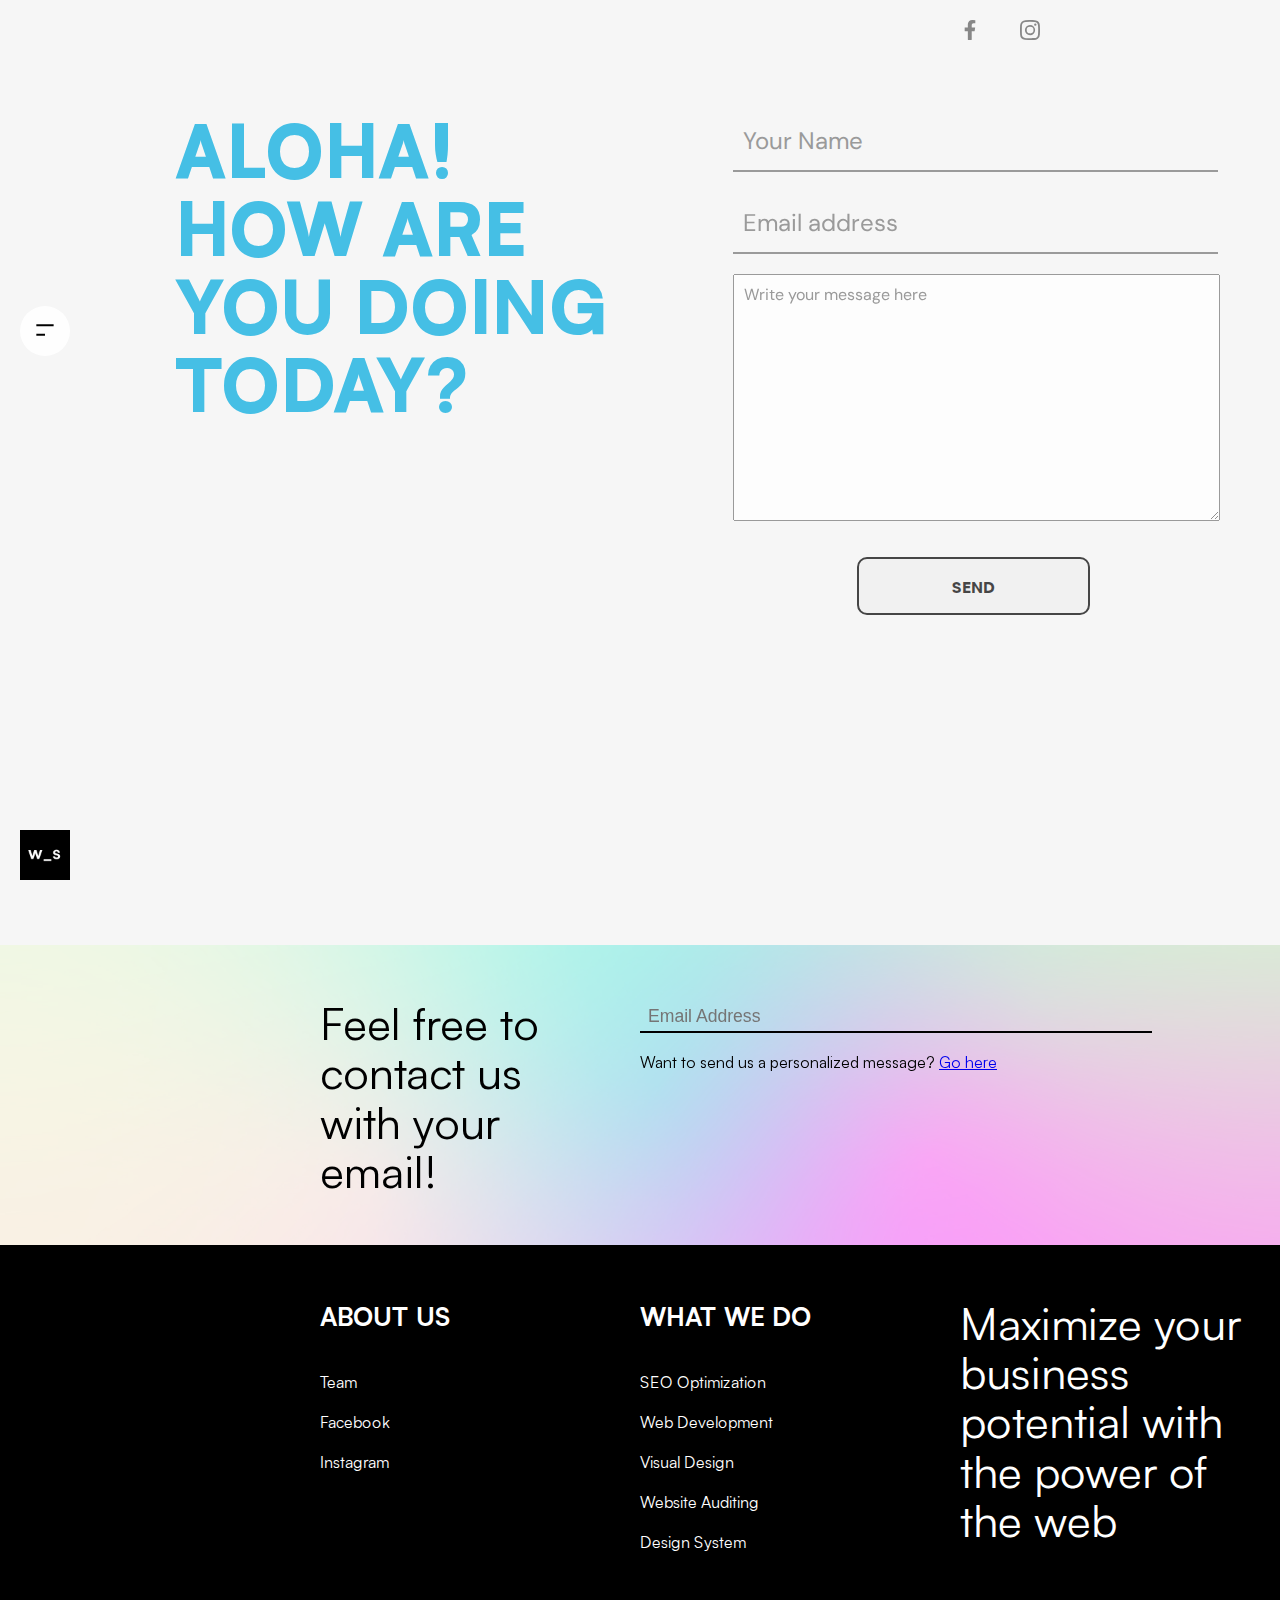
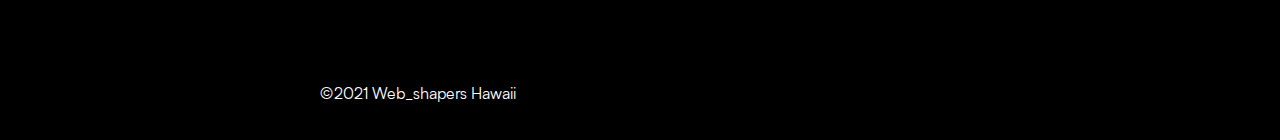
<file: contact.html>
<!DOCTYPE html> 
<html lang="en"> 
    <head> 
        <meta charset="utf-8"> 
        <meta http-equiv="X-UA-Compatible" content="IE=edge"> 
        <meta name="viewport" content="width=device-width, initial-scale=1.0"> 
        <meta name="description" content="Contact Web_Shapers HI today! We are dedicated to helping your needs and providing you with a rich professional website! After submitting our form, you will receive an instant email and we will get back to you prompty in 1-2 business days!"> 
        <meta name="author" content="Web_Shapers HI"> 
        <meta name="robots" content="index, follow"> 
        <title>Web_Shapers HI | Contact | Web Design and Development Services</title>  
        <link rel="canonical" href="http://www.webshapers-hawaii.com/contact">       
        <link rel="icon" type="image/png" href="./assets/img/favicon.png"> 
        <link href="css/style.css" rel="stylesheet"> 
        <link rel="stylesheet" href="https://fonts.googleapis.com/css?family=DM+Sans&display=swap"> 
        <link href="lib/css/satoshi.css" rel="stylesheet" type="text/css"> 
        <script>/* Pinegrow Interactions, do not remove */ (function(){try{if(!document.documentElement.hasAttribute('data-pg-ia-disabled')) { window.pgia_small_mq=typeof pgia_small_mq=='string'?pgia_small_mq:'(max-width:767px)';window.pgia_large_mq=typeof pgia_large_mq=='string'?pgia_large_mq:'(min-width:768px)';var style = document.createElement('style');var pgcss='html:not(.pg-ia-no-preview) [data-pg-ia-hide=""] {opacity:0;visibility:hidden;}html:not(.pg-ia-no-preview) [data-pg-ia-show=""] {opacity:1;visibility:visible;display:block;}';if(document.documentElement.hasAttribute('data-pg-id') && document.documentElement.hasAttribute('data-pg-mobile')) {pgia_small_mq='(min-width:0)';pgia_large_mq='(min-width:99999px)'} pgcss+='@media ' + pgia_small_mq + '{ html:not(.pg-ia-no-preview) [data-pg-ia-hide="mobile"] {opacity:0;visibility:hidden;}html:not(.pg-ia-no-preview) [data-pg-ia-show="mobile"] {opacity:1;visibility:visible;display:block;}}';pgcss+='@media ' + pgia_large_mq + '{html:not(.pg-ia-no-preview) [data-pg-ia-hide="desktop"] {opacity:0;visibility:hidden;}html:not(.pg-ia-no-preview) [data-pg-ia-show="desktop"] {opacity:1;visibility:visible;display:block;}}';style.innerHTML=pgcss;document.querySelector('head').appendChild(style);}}catch(e){console&&console.log(e);}})()</script>         
        <link href="css/responsive.css" rel="stylesheet" type="text/css"> 
    </head>     
    <body class="custom-scrollbar my-body"> 
        <div class="ellipse-cursor" id="customCursor"></div>         
        <div> 
            <img alt="logo-img" src="assets/img/w_s.jpg" width="70" class="logo-img" data-pg-ia='{"l":[{"name":"logoStart","trg":"now","a":{"l":[{"t":"","l":[{"t":"tween","p":0,"d":0.5,"l":{"autoAlpha":1}}]}]}}]}' style="padding-left: 20px;"/> 
            <a class="home-link" href="index.html" style="bottom: 20px;"></a> 
        </div>         
        <div style="padding-left: 20px; position: absolute; top: 34vh;"> 
            <svg width="50" height="50" viewBox="0 0 300 300" fill="none" xmlns="http://www.w3.org/2000/svg" preserveAspectRatio="xMidYMid meet" data-pg-ia='{"l":[{"name":"cursorExpand","trg":"mouseenter","a":{"l":[{"t":"$#customCursor","l":[{"t":"set","p":0,"d":0,"l":{"width":"30px"}},{"t":"set","p":0,"d":0,"l":{"height":"30px"}},{"t":"tween","p":0,"d":0.5,"l":{"width":"70px"},"e":"Power4.easeInOut"},{"t":"tween","p":0,"d":0.5,"l":{"height":"70px"},"e":"Power4.easeInOut"}]}]},"tcv":"cursor-expand"},{"name":"cursorCollapse","trg":"mouseleave","a":{"l":[{"t":"$#customCursor","l":[{"t":"set","p":0,"d":0,"l":{"width":"70px"}},{"t":"set","p":0,"d":0,"l":{"height":"70px"}},{"t":"tween","p":0,"d":0.5,"l":{"width":"30px"},"e":"Power4.easeInOut"},{"t":"tween","p":0,"d":0.5,"l":{"height":"30px"},"e":"Power4.easeInOut"}]}]}},{"name":"openMenu","trg":"mousedown","a":{"l":[{"t":"$.navbar","l":[{"t":"set","p":0,"d":0,"l":{"display":"none"}},{"t":"set","p":0,"d":0,"l":{"y":"100vh"}},{"t":"tween","p":0,"d":0.5,"l":{"display":"block"}},{"t":"tween","p":0,"d":1.2,"l":{"y":0},"e":"Power4.easeInOut"}]},{"t":"","l":[{"t":"set","p":0,"d":0,"l":{"display":"block"}},{"t":"set","p":0,"d":0,"l":{"autoAlpha":1}},{"t":"tween","p":1,"d":0.5,"l":{"autoAlpha":0}},{"t":"tween","p":1.5,"d":0.5,"l":{"display":"none"}}]},{"t":"$.navbar #gt# span:nth-of-type(1) #gt# .link-text, .navbar #gt# span:nth-of-type(2) #gt# .link-text, .navbar #gt# span:nth-of-type(3) #gt# .link-text","l":[{"t":"tween","p":0.3,"d":1,"s":0.15,"l":{"top":0},"e":"Bounce.easeIn"}]},{"t":"$#closeMenu","l":[{"t":"set","p":0,"d":0,"l":{"display":"none"}},{"t":"set","p":0,"d":0,"l":{"autoAlpha":0}},{"t":"tween","p":1,"d":0.5,"l":{"autoAlpha":1}},{"t":"tween","p":1,"d":0.5,"l":{"display":"block"}}]}]}}]}' id="burgerMenu" class="cursor-expand"> 
                <circle cx="150" cy="150" r="145"/> 
                <line x1="98" y1="116" x2="201.787" y2="116" stroke="black" stroke-width="12"/> 
                <line x1="98" y1="172.25" x2="149.893" y2="172.25" stroke="black" stroke-width="12"/> 
            </svg>             
            <svg height="50" viewBox="0 0 300 300" fill="#f6f6f6" xmlns="http://www.w3.org/2000/svg" width="50" data-pg-ia='{"l":[{"name":"menuClose","trg":"click","a":{"l":[{"t":"","l":[{"t":"set","p":0,"d":0,"l":{"display":"block"}},{"t":"tween","p":0.48,"d":0.5,"l":{"display":"none"}}]},{"t":"$#burgerMenu","l":[{"t":"set","p":0,"d":0,"l":{"display":"none"}},{"t":"set","p":0,"d":0,"l":{"autoAlpha":0}},{"t":"tween","p":0.98,"d":0.5,"l":{"display":"block"}},{"t":"tween","p":0.98,"d":0.5,"l":{"autoAlpha":1}}]},{"t":"$.navbar","l":[{"t":"set","p":0,"d":0,"l":{"y":0}},{"t":"tween","p":0.49,"d":0.5,"l":{"y":"100vh"},"e":"Power4.easeInOut"},{"t":"tween","p":0.57,"d":0.5,"l":{"display":"none"}}]}]}}]}' id="closeMenu"> 
                <circle cx="150" cy="150" r="145"/> 
                <line x1="101.094" y1="96.19" x2="199.945" y2="195.041" stroke="black" stroke-width="12"/> 
                <line x1="96.9063" y1="195.757" x2="197.906" y2="94.7574" stroke="black" stroke-width="12"/> 
            </svg>             
        </div>         
        <div class="icon-container"> 
            <div class="column-6"></div>             
            <div class="column-2 flex-container"> 
                <div class="social-media-box"> 
                    <a href="https://www.facebook.com/Web_Shapers-Hawaii-109751478019939" target="_blank" class="social-media-link"></a> 
                    <svg xmlns="http://www.w3.org/2000/svg" viewBox="0 0 76.39 143.66" class="social-media-icons" preserveAspectRatio="xMidYMid meet" width="20px" height="20px"> 
                        <defs> 
                            <style>.cls-1 { fill: #8c8c8c; }</style>                             
                        </defs>                         
                        <g class="Layer_2" data-name="Layer 2"> 
                            <g class="Layer_1-2" data-name="Layer 1"> 
                                <path class="cls-1" d="M22.72,142.53c0-.33,0-.65,0-1q0-30.21,0-60.43c0-.75-.17-.94-.93-.93-7,0-13.94,0-20.92,0-.68,0-.87-.18-.87-.87Q0,67.29,0,55.2c0-.65.15-.83.81-.83,7,0,14.05,0,21.07,0,.63,0,.83-.12.83-.81,0-7.07-.11-14.14,0-21.21a36.63,36.63,0,0,1,4-16.43A28,28,0,0,1,41.91,2.53,42.19,42.19,0,0,1,59.2.05,149.22,149.22,0,0,1,75.67,1.63c.57.08.72.28.72.84q0,10.26,0,20.51c0,.66-.23.78-.82.77-3.66,0-7.32,0-11,0a16.48,16.48,0,0,0-7.43,1.63c-3.8,1.94-5.67,5.2-6.35,9.28a15.74,15.74,0,0,0-.22,2.74c0,5.38,0,10.76,0,16.13,0,.69.17.87.86.87,7.7,0,15.39,0,23.08,0,.68,0,.81.14.7.83q-1.91,12.15-3.73,24.32c-.09.59-.3.71-.85.71q-9.48,0-19,0c-1.21,0-1.08-.2-1.08,1v61.24a28.47,28.47,0,0,1-4,.6,82.79,82.79,0,0,1-10.44.54,78.78,78.78,0,0,1-11.27-.79C24.17,142.75,23.43,142.71,22.72,142.53Z"/> 
                            </g>                             
                        </g>                         
                    </svg>                     
                </div>                 
                <div class="social-media-box"> 
                    <a href="https://www.instagram.com/webshapers_hawaii/" target="_blank" class="social-media-link"></a> 
                    <svg xmlns="http://www.w3.org/2000/svg" viewBox="0 0 25.36 25.26" width="20px" class="social-media-icons" height="20px" preserveAspectRatio="xMidYMid meet"> 
                        <defs> 
                            <style>.cls-1 { fill: #8c8c8c; }</style>                             
                        </defs>                         
                        <g class="Layer_2" data-name="Layer 2"> 
                            <g class="Layer_1-2" data-name="Layer 1"> 
                                <path class="cls-1" d="M12.62,25.23a51.12,51.12,0,0,1-6.43-.13,6.73,6.73,0,0,1-6-6.38,95.45,95.45,0,0,1,0-12A6.83,6.83,0,0,1,6.87.14C10,0,13.17,0,16.32,0A17.22,17.22,0,0,1,20.24.5,6.33,6.33,0,0,1,25.1,6.14,84.11,84.11,0,0,1,25.21,18a7,7,0,0,1-2.62,5.7A8,8,0,0,1,18,25.22C16.19,25.28,14.41,25.23,12.62,25.23Zm0-2.19c1.87.05,3.74,0,5.61-.11,2.6-.14,4.33-1.52,4.58-4.09a69,69,0,0,0,0-12.11c-.21-2.76-1.61-4-4.38-4.26A70,70,0,0,0,7.35,2.41C4,2.64,2.48,4.22,2.4,7.23c-.1,3.6-.11,7.2,0,10.8C2.49,21.2,4.27,22.82,7.45,23,9.18,23,10.9,23.07,12.63,23Z"/> 
                                <path class="cls-1" d="M6.22,12.73a6.48,6.48,0,0,1,6.42-6.54,6.56,6.56,0,0,1,6.57,6.5,6.6,6.6,0,0,1-6.49,6.52A6.53,6.53,0,0,1,6.22,12.73Zm6.47-4.24A4.11,4.11,0,0,0,8.5,12.66a4.15,4.15,0,0,0,4.21,4.24,4.21,4.21,0,1,0,0-8.41Z"/> 
                                <path class="cls-1" d="M19.4,7.36a1.4,1.4,0,0,1-1.48-1.45,1.52,1.52,0,0,1,1.52-1.53,1.61,1.61,0,0,1,1.47,1.53A1.52,1.52,0,0,1,19.4,7.36Z"/> 
                            </g>                             
                        </g>                         
                    </svg>                     
                </div>                 
            </div>             
        </div>         
        <nav class="navbar"> 
            <span class="link-container"><a class="link-text" data-pg-ia='{"l":[{"name":"transitionFadeOut","a":{"l":[{"t":"$.navbar","l":[{"t":"set","p":0,"d":0,"l":{"y":"0vh"}},{"t":"tween","p":0,"d":0.7,"l":{"y":"100vh"},"e":"Power4.easeInOut"}]},{"t":"$.fd-out","l":[{"t":"tween","p":0.7,"d":0.7,"l":{"autoAlpha":0},"e":"Power4.easeOut"}]}]},"tcv":".transition-stay","pdef":"true","trg":"click"}]}' data-pg-ia-apply="$.navbar > span:nth-of-type(1) > .link-text, .navbar > span:nth-of-type(2) > .link-text, .navbar > span:nth-of-type(3) > .link-text" href="./index.html">HOME</a></span> 
            <span class="link-container"><a class="link-text" href="./about.html">ABOUT</a></span> 
            <span class="link-container"><a class="link-text" href="./contact.html">CONTACT</a></span> 
        </nav>         
        <div class="container fd-out"> 
            <div class="mobile-display-none row-1"> 
                <div class="column-6"></div>                 
                <div class="column-1"></div>                 
            </div>             
            <div class="row-3"> 
                <div data-pg-ia-hide data-pg-ia-apply="$.container > div:nth-of-type(2) > div:nth-of-type(2), .column-4" data-pg-ia='{"l":[{"trg":"load","a":{"l":[{"t":"$.container #gt# div:nth-of-type(2) #gt# div:nth-of-type(2), .column-4","l":[{"t":"tween","p":0,"d":1,"s":0.25,"l":{"autoAlpha":1}}]}]}}]}' class="column-1"></div>                 
                <div class="column-3"> 
                    <div> 
                        <div class="contact-prompt-line"> 
                            <div class="text-container"> 
                                <div class="text-box"> 
                                    <p class="prompt first-line">ALOHA!&nbsp;</p> 
                                </div>                                 
                            </div>                             
                        </div>                         
                        <div class="contact-prompt-line"> 
                            <div class="text-container"> 
                                <div class="text-box"> 
                                    <p class="prompt second-line">HOW ARE&nbsp;</p> 
                                </div>                                 
                            </div>                             
                        </div>                         
                        <div class="contact-prompt-line"> 
                            <div class="text-container"> 
                                <div class="text-box"> 
                                    <p class="prompt third-line">YOU DOING&nbsp;</p> 
                                </div>                                 
                            </div>                             
                        </div>                         
                        <div class="contact-prompt-line"> 
                            <div class="text-container"> 
                                <div class="text-box"> 
                                    <p class="prompt fourth-line">TODAY?</p> 
                                </div>                                 
                            </div>                             
                        </div>                         
                    </div>                     
                </div>                 
                <div class="column-4"> 
                    <form id="contact-form"> 
                        <input class="name contact-input text-input" type="text" placeholder="Your Name" data-pg-ia='{"l":[{"name":"tellUs","trg":"focus","a":{"l":[{"t":"$.first-line, .second-line, .third-line, .fourth-line","l":[{"t":"set","p":0,"d":0,"l":{"y":0}},{"t":"tween","p":0,"d":0.5,"s":0,"l":{"y":"1em"},"e":"Power4.easeInOut"},{"t":"set","p":0.5,"d":0,"l":{"y":"100px"}},{"t":"tween","p":0.5,"d":0.5,"s":0.1,"l":{"y":0},"e":"Power4.easeInOut"}]}]}},{"name":"typeName","trg":"input","a":{"l":[{"t":"$.first-line, .second-line, .third-line, .fourth-line","l":[{"t":"set","p":0,"d":0,"l":{"y":0}},{"t":"tween","p":0,"d":0.5,"s":0,"l":{"y":"1em"},"e":"Power4.easeInOut"},{"t":"set","p":0.5,"d":0,"l":{"y":"100px"}},{"t":"tween","p":0.5,"d":0.5,"s":0.1,"l":{"y":0},"e":"Power4.easeInOut"}]}]}}]}'/> 
                        <input class="email contact-input" type="email" placeholder="Email address"/> 
                        <textarea class="body message" placeholder="Write your message here"></textarea> 
                        <button class="submit" type="submit" value="Submit" data-pg-ia='{"l":[{"name":"buttonMouseOver","trg":"mouseenter","t":"this","a":{"l":[{"t":"","l":[{"t":"tween","p":0,"d":0.5,"l":{"color":"#f6f6f6","backgroundColor":"#000000"},"e":"Cubic.easeInOut"}]}]}},{"name":"buttonMouseLeave","trg":"mouseleave","t":"this","a":{"l":[{"t":"","l":[{"t":"tween","p":0,"d":0.5,"l":{"color":"#000000","backgroundColor":"#f6f6f6"},"e":"Cubic.easeInOut"}]}]}},{"name":"sendMessage","trg":"mousedown","a":{"l":[{"t":"$.first-line, .second-line, .third-line, .fourth-line","l":[{"t":"set","p":0,"d":0,"l":{"y":0}},{"t":"tween","p":0,"d":0.2,"s":0,"l":{"y":"1em"},"e":"Power4.easeInOut"},{"t":"set","p":0.5,"d":0,"l":{"y":"100px"}},{"t":"tween","p":0.5,"d":0.5,"s":0.1,"l":{"y":0},"e":"Power4.easeInOut"}]}]}}]}'>SEND</button>                         
                    </form>                     
                </div>                 
            </div>             
            <div class="row-3"> 
                <div class="column-2"></div>                 
            </div>             
        </div>         
        <div class="pop-up-box footer-pop-up-box"> 
            <img id="exit-btn" src="./assets/img/close-button.svg" alt="exit-icon"> 
            <form class="contact-form" id="footer-pop-up-form"> 
                <h3 class="footer-pop-up-message">Get in Contact With Us!</h3> 
                <input id="footer-pop-up-name" class="name input footer-pop-up-input footer-pop-up-child" type="text" placeholder="Name"> 
                <input id="footer-pop-up-email" class="email input footer-pop-up-input footer-pop-up-child" type="email" placeholder="Email Address"> 
                <textarea id="footer-pop-up-message" class="body input footer-pop-up-input message footer-pop-up-child" placeholder="Your Message"></textarea> 
                <button id="footer-pop-up-button" class="send submit-btn footer-pop-up-child" style="text-align: center;">Send</button>                 
            </form>             
        </div>         
        <footer class="fd-out"> 
            <div id="footer-upper" class="footer-container"> 
                <div style="position: absolute; top: 0; bottom: 0; right: 0; left: 0; background-image: url('assets/img/gradient-01.jpg'); background-size: cover; background-position: center center; z-index: -1; opacity: 0.35; height: 100%;"></div>                 
                <div class="section section1"></div>                 
                <div class="section section2"> 
                    <h3>Feel free to contact us <br> with your <br> email!</h3> 
                </div>                 
                <div class="section section5"> 
                    <input name="email" type="email" class="input footer-btn footer-email" placeholder="Email Address"> 
                    <p>Want to send us a personalized message? <a class="" href="./contact.html"><u>Go here</u></a></p> 
                </div>                 
                <!-- <div class="pg-empty-placeholder" style="position: absolute; top: 0; bottom: 0; right: 0; left: 0; background-image: url('assets/img/gradient-01.jpg'); background-size: cover; background-position: center center; z-index: -1; opacity: 0.35; height: 100%;"></div>                 
                <div class="footer-box footer-box1"> 
                    <div class="footer-text"> 
                        <h3>Feel Free to Contact Us with Your Email!</h3> 
                        <p>Want to send us a personalized message? <a class="go-btn" href="./contact.html">Go &rarr;</a></p> 
                    </div>                     
                    <div class="footer-input"> 
                        <input name="email" type="email" class="input email-input footer-email" placeholder="Email Address"> 
                        <button name="submit" class="input submit-btn footer-btn" type="submit" value="Submit">Send</button>                         
                    </div>                     
                </div>                 
                <div class="footer-box footer-box2"> 
                    <h4>@2021 Web_Shapers HI</h4> 
                </div>                  -->                 
            </div>             
            <div id="footer-bottom" class="footer-container"> 
                <div class="section section1"></div>                 
                <div class="section section2"> 
                    <h4>ABOUT US</h4> 
                    <p><a class="footer-link" href="./about.html">Team</a></p> 
                    <p><a class="footer-link" href="https://www.facebook.com/Web_Shapers-Hawaii-109751478019939" target="_blank">Facebook</a></p> 
                    <p><a class="footer-link" href="https://www.instagram.com/webshapers_hawaii/" target="_blank">Instagram</a></p> 
                    <p id="copyright">&copy;2021 Web_shapers Hawaii</p> 
                </div>                 
                <div class="section section3"> 
                    <h4>WHAT WE DO</h4> 
                    <p>SEO Optimization</p> 
                    <p>Web Development</p> 
                    <p>Visual Design</p> 
                    <p>Website Auditing</p> 
                    <p>Design System</p> 
                </div>                 
                <div class="section section4"> 
                    <h3>Maximize your business potential with the power of the web</h3> 
                </div>                 
            </div>             
        </footer>         
        <script src="lib/js/jquery.min.js"></script>         
        <script src="pgia/lib/pgia.js"></script>         
        <script type="module" src="lib/js/myJS.js"></script>         
    </body>     
</html>
</file>
<file: lib/css/satoshi.css>
/**
 * @license
 *
 * Font Family: Satoshi
 * Designed by: Deni Anggara
 * URL: https://www.fontshare.com/fonts/satoshi
 * © 2021 Indian Type Foundry
 *
 * Font Styles:
 * Satoshi Variable(Variable font)
 * Satoshi Light
 * Satoshi Regular
 * Satoshi Medium
 * Satoshi Bold
 * Satoshi Black
 *
*/


/**
* This is a variable font
* You can controll variable axes as shown below:
* font-variation-settings: 'wght' 300.0;
*
* available axes:

* 'wght' (range from 300.0 to 900.0)

*/

@font-face {
  font-family: 'Satoshi';
  src: url('../fonts/Satoshi-Variable.woff2') format('woff2'),
       url('../fonts/Satoshi-Variable.woff') format('woff'),
       url('../fonts/Satoshi-Variable.ttf') format('truetype');
       font-weight: 300 900;
       font-display: swap;
       font-style: normal;
}


@font-face {
  font-family: 'Satoshi';
  src: url('../fonts/Satoshi-Light.woff2') format('woff2'),
       url('../fonts/Satoshi-Light.woff') format('woff'),
       url('../fonts/Satoshi-Light.ttf') format('truetype');
       font-weight: 300;
       font-display: swap;
       font-style: normal;
}


@font-face {
  font-family: 'Satoshi';
  src: url('../fonts/Satoshi-Regular.woff2') format('woff2'),
       url('../fonts/Satoshi-Regular.woff') format('woff'),
       url('../fonts/Satoshi-Regular.ttf') format('truetype');
       font-weight: 400;
       font-display: swap;
       font-style: normal;
}


@font-face {
  font-family: 'Satoshi';
  src: url('../fonts/Satoshi-Medium.woff2') format('woff2'),
       url('../fonts/Satoshi-Medium.woff') format('woff'),
       url('../fonts/Satoshi-Medium.ttf') format('truetype');
       font-weight: 500;
       font-display: swap;
       font-style: normal;
}


@font-face {
  font-family: 'Satoshi';
  src: url('../fonts/Satoshi-Bold.woff2') format('woff2'),
       url('../fonts/Satoshi-Bold.woff') format('woff'),
       url('../fonts/Satoshi-Bold.ttf') format('truetype');
       font-weight: 700;
       font-display: swap;
       font-style: normal;
}


@font-face {
  font-family: 'Satoshi';
  src: url('../fonts/Satoshi-Black.woff2') format('woff2'),
       url('../fonts/Satoshi-Black.woff') format('woff'),
       url('../fonts/Satoshi-Black.ttf') format('truetype');
       font-weight: 900;
       font-display: swap;
       font-style: normal;
}
</file>
<file: css/style.css>
html {
    scroll-behavior: smooth;
}

.container {
    display: grid;
    grid-template-rows: 5% 75% 20%;
    object-position: 70px;
    height: 100vh;
}

.row-1 {
    display: flex;
    flex-direction: row;
    padding: 20px;
    flex-basis: 25%;
    flex-grow: 1;
}

.row-3 {
    display: flex;
    flex-direction: row;
    flex-basis: 75%;
    padding: 20px;
}

.column-1 {
    display: flex;
    flex-direction: row;
    flex: 12.5%;
    flex-basis: 12.5%;
    flex-grow: 1;
}

.column-2 {
    color: #37bbe4;
    flex-basis: 25%;
}

.text-line {
    position: relative;
    min-height: 6.7vw;
}

.text-container {
    overflow: hidden;
}

.text-box {
    position: relative;
    color: #37bbe4;
    display: inline-block;
    overflow: hidden;
    max-height: 7.5vw;
}

.text-inline {
    font-weight: 900;
    font-size: 7.5vw;
    position: relative;
    margin-top: 0;
    margin-bottom: 0;
    line-height: 1.0em;
    top: 1em;
}

.text-black {
    color: #000;
}

.title-marquee {
    display: flex;
    flex-direction: column;
}

.row-2 {
    flex-direction: row;
    display: flex;
    padding: 20px;
    flex: 50%;
    flex-basis: 50%;
    flex-grow: 2;
}

.button-main {
    font-size: 1.0em;
    font-weight: 700;
    padding: 15px 25px;
    text-decoration: underline;
    color: #37bbe4;
}

.my-body {
    margin: 0;
    font-family: Satoshi;
    background-color: #f6f6f6;
}

/* CUSTOM SCROLLBAR */
::-webkit-scrollbar-track {
    background-color: transparent;
}

::-webkit-scrollbar {
    width: 10px !important;
    height: 5px !important;
}

::-webkit-scrollbar-thumb {
    background-color: rgb(0,0,0,0.5);
    border-radius: 10px;
}

.logo-img {
    position: fixed;
    margin-bottom: 20px;
    z-index: 99;
    bottom: 0;
    height: 50px;
    width: 50px;
}

.link-container {
    display: block;
    margin-bottom: 30px;
    margin-left: 25vw;
    overflow: hidden;
    position: relative;
}

.link-text {
    color: #37bbe4;
    font-weight: 900;
    cursor: pointer;
    font-size: 5vw;
    line-height: 1em;
    transition: all 300ms cubic-bezier(0.50, 0.07, 0.62, 0.78);
    text-decoration: none;
    position: relative;
    top: 1em;
    z-index: 99;
}

#ellipse-cursor {
    background-color: #37bbe4;
}

#ellipse-cursor {
    width: 80px;
    height: 80px;
    position: absolute;
}

#ellipse-cursor {
    width: 80px;
    height: 80px;
    position: absolute;
}

#ellipse-cursor {
    width: 80px;
    height: 80px;
    position: absolute;
    border-radius: 40px;
}

.ellipse-cursor {
    width: 30px;
    height: 30px;
    position: absolute;
    background-color: #37bbe4;
    border-radius: 80px;
    z-index: 101;
    transform: translate(-50%, -50%);
    mix-blend-mode: multiply;
    pointer-events: none;
    top: -35px;
}

.column-6 {
    flex: 75%;
    flex-basis: 75%;
}

.column-4 {
    flex-basis: 50%;
}

.social-media-icons {
    margin-right: 40px;
    cursor: pointer;
}

.navbar {
    position: fixed;
    display: none;
    background-color: #000000;
    top: 0;
    width: 100vw;
    height: 100vh;
    z-index: 96;
    padding-top: 31vh;
    color: #24c8b0;
}

#laptop-img {
    height: 100%;
}

.horizontal-gallery {
    cursor: none;
    display: inline-flex;
    position: relative;
    width: 99vw;
    overflow-x: auto;
    overflow-y: hidden;
}

.horizontal-gallery::-webkit-scrollbar {
    display: none;
}

.section-title {
    position: absolute;
    left: 28%;
    font-size: 6.6em;
    z-index: 2;
    color: #f6f6f6;
    font-weight: 400;
    margin-top: 5%;
    top: 0;
}

.gallery-item {
    position: relative;
    margin-top: 10vh;
    margin-right: 5%;
    display: flex;
    overflow: hidden;
    flex-direction: column;
    height: 70vh;
    color: #ffffff;
    background-color: #ffffff;
    min-width: 500px;
    opacity: 0;
}

.acrylic-material {
    background-color: rgba(0, 0, 0, 0.25);
    position: absolute;
    top: 0;
    bottom: 0;
    right: 0;
    left: 0;
    backdrop-filter: blur(50px);
}

.gallery-item-desc {
    flex-basis: 25%;
    padding-left: 60px;
    padding-right: 60px;
    min-height: 25%;
    z-index: 1;
    position: relative;
}

.service-title {
    font-size: 3.0em;
    font-weight: 500;
    color: #000000;
}

.service-body {
    font-size: 1.2em;
    font-weight: 400;
    line-height: 1.2em;
    font-family: 'DM Sans', sans-serif;
    color: #000000;
}

.drag-to-scroll {
    position: absolute;
    font-weight: 800;
    font-size: 1.0em;
    color: #000000;
    z-index: 96;
    transform: translate(-50%, -50%);
    left: 50%;
    top: 100%;
    pointer-events: none;
    opacity: 0;
}

.team-portrait {
    position: absolute;
    width: 97%;
    display: grid;
    grid-template-columns: 25% 25% 25% 25%;
    z-index: 5;
    height: 57%;
}

.text-row {
    display: grid;
    grid-template-columns: 32% 32% 32%;
    grid-gap: 2%;
}

#services-container {
    position: relative;
    height: 100vh;
    width: 99vw;
}

.container-flex {
    display: flex;
    width: 100vw;
    height: 100vh;
    overflow: hidden;
}

.team-portrait-image-container {
    height: 6.7vw;
    position: absolute;
    overflow: hidden;
    width: 24%;
    opacity: 0;
}

.portait {
    position: relative;
    height: 50vh;
    background-repeat: no-repeat;
    background-position: center center;
    background-size: cover;
}

.prompt {
    font-size: 5.7vw;
    margin: 0;
    font-weight: 900;
    line-height: 1em;
}

.contact-input {
    display: block;
    width: 75%;
    height: 40px;
    margin-bottom: 20px;
    font-family: 'DM Sans', sans-serif;
    font-size: 1.5em;
    padding: 10px;
    background-color: #f6f6f6;
    border-top-style: none;
    border-right-style: none;
    border-left-style: none;
    border-bottom-width: 2px;
    margin-left: 15%;
}

.message {
    width: 75%;
    height: 25vh;
    font-family: 'DM Sans', sans-serif;
    font-size: 1em;
    line-height: 1.2em;
    padding: 10px;
    color: #929292;
    margin-left: 15%;
}

label {
    font-family: 'DM Sans', sans-serif;
    font-size: 1.1em;
}

.contact-prompt-line {
    min-height: 5.0vw;
    position: relative;
}

.body-text {
    font-size: 1.2em;
    line-height: 1.4em;
    font-family: 'DM Sans', sans-serif;
    font-weight: 400;
    text-indent: 15%;
    padding-right: 20px;
}

.submit {
    margin-left: 35%;
    padding: 15px 15%;
    font-family: Satoshi;
    font-weight: 900;
    font-size: 1.2vw;
    text-decoration: none;
    border-width: 2px;
    border-style: solid;
    border-radius: 10px;
    margin-top: 5%;
}

.link-text:hover {
    font-weight: 400;
    transition: all 300ms cubic-bezier(0.74, 0.14, 0.49, 0.95);
}

#closeMenu {
    position: fixed;
    z-index: 99;
    display: none;
}

.home-link {
    width: 70px;
    height: 70px;
    position: fixed;
    z-index: 100;
}

.index-intro {
    position: relative;
    font-size: 1.0em;
    line-height: 1.3em;
    color: #8c8c8c;
    font-weight: 500;
    font-family: 'DM Sans', sans-serif;
    margin-top: 0;
    mix-blend-mode: multiply;
    text-indent: 15%;
}

#burgerMenu {
    position: fixed;
    z-index: 99;
    backdrop-filter: blur(10px);
    border-radius: 50px;
    background-color: rgba(255, 255, 255, 0.90);
}

.heber {
    top: 14.4vw;
}

.kaipo {
    top: 21.0vw;
}

h4 {
    font-size: 1.4em;
    font-weight: 400;
    margin-top: 0;
}

.text-row > h1 {
    margin-bottom: 0;
}

.about-text-inline {
    font-weight: 900;
    font-size: 6vw;
    margin-top: 0;
    margin-bottom: 0;
    line-height: 1.1em;
    position: relative;
    transform: translateY(1em);
    opacity: 0;
}

.about-text-line {
    height: 7.0vw;
    position: relative;
}

.gradient-div {
    position: absolute;
    top: 0;
    bottom: 0;
    right: 0;
    left: 0;
    background-repeat: no-repeat;
    background-position: left center;
    background-size: auto;
    opacity: 0.45;
    z-index: -1;
}

.skills-container {
    height: 100vh;
    padding: 20px;
    font-family: Satoshi;
}

.skill-text-container {
    margin-top: 5%;
    margin-left: 12.5vw;
}

.skill-paragraph {
    display: block;
    position: relative;
}

.skills-text-box {
    position: relative;
    display: inline-block;
    overflow: hidden;
}

skills-text-box h2 {
    padding-top: 0;
    padding-bottom: 0;
}

.skill-text > span > sup {
    font-size: 3.0vw;
}

.skill-text {
    font-size: 3.7vw;
    position: relative;
    overflow: hidden;
    top: 10vw;
    margin-top: 0;
    margin-bottom: 0;
}

.skill-text > sup {
    font-size: 0.6em;
}

/* FOOTER STYLES */
.footer-container,
.footer-input {
    display: flex;
    flex-direction: row;
    justify-content: space-evenly;

    /* align-items: center; */
}

.footer-container h4 {
    font-size: 2vw;
    font-weight: 700;
}

.section {
    flex-basis: 25%;
    padding: 4% 0;
}

.section5 {
    flex-basis: 50%;

    /* display: flex;
    flex-direction: column;
    justify-content: space-evenly;
    align-items: flex-start; */
}

#footer-bottom {
    background-color: #000;
    color: #fff;
    display: flex;
    flex-direction: row;
    align-items: flex-start;
    min-height: 55vh;
}

.footer-link {
    text-decoration: none;
    color: #fff;
}

#copyright {
    position: absolute;
    bottom: 20px;
}

.footer-container {
    height: 100%;
    position: relative;
}

.footer-container h3 {
    font-size: 3.5vw;
    line-height: 1.1em;
    font-weight: 400;
    margin: 0;
}

.footer-box {
    flex-direction: row;
    flex-wrap: wrap;
    width: 100%;
}

.footer-text h3 {
    font-size: 5.3vw;
    padding: 0 2rem;
}

.footer-text h3,
.footer-text p {
    margin: 0.7rem 0 0 3rem;
}

.footer-text p {
    font-size: 1.8vw;
}

.go-btn {
    text-decoration: none;
    color: #46abd0;
    font-size: 1.3rem;
    transition: all 0.5;
    font-weight: bold;
}

.go-btn:hover {
    opacity: 0.6;
}

.footer-input {
    min-height: 15vh;
    width: 35%;
    margin-top: 1rem;
}

.input {
    box-sizing: border-box;
    width: 60%;
    min-width: 20vw;
    height: 2.3rem;
    padding: 0 0.5rem;
    margin: 0;
    font-size: 1.1rem;
    border-bottom: 2px solid black;
    text-align: center;
}

.footer-email {
    padding-top: 5px;
    width: 80%;
    background: transparent;
    border: none;
    border-bottom: 2px solid black;
    text-align: left;
}

.email-input {
    max-height: 2.2rem;
    background: transparent;
}

.email-input::placeholder {
    color: rgb(77, 77, 77);
}

.submit-btn {
    box-sizing: border-box;
    min-width: 20vw;
    background: transparent;
    font-size: 1.1rem;
    font-weight: bold;
    transition: all 0.5s;
    border-radius: 10px;
}

.submit-btn:hover {
    background: black;
    color: #F6F6F6;
    cursor: pointer;
}

.footer-box2 {
    padding: 1rem 0;
}

.footer-box2 h4 {
    margin: 0;
    color: #46abd0;
}

@media screen and (max-width: 975px) {
    .footer-text h3 {
        font-size: 2.9vw;
    }

    .footer-text h3,
        .footer-text p {
        margin: 1rem 0 0 1rem;
    }
}

@media screen and (max-width: 830px) {
    body {
        overflow-x: hidden;
    }

    .footer-text h3 {
        font-size: 3.1vw;
    }

    .footer-text p {
        font-size: 2vw;
    }

    .input {
        width: 100%;
    }
}

@media screen and (max-width: 750px) {
    .footer-text h3 {
        font-size: 3.7vw;
    }

    .footer-text p {
        font-size: 2.6vw;
    }
}

@media screen and (max-width: 550px) {
    .footer-text h3 {
        font-size: 4.1vw;
    }

    .footer-text p {
        font-size: 3vw;
    }

    .input:not(.footer-pop-up-input) {
        width: 150%;
    }
}

@media screen and (max-width: 480px) {
    footer {
        height: 90vh;
    }

    .footer-box {
        margin-bottom: 3.5rem;
    }

    .footer-box1 {
        margin: 0;
    }

    .pg-empty-placeholder {
        height: 145%;
    }
}

@media screen and (max-width: 430px) {
    .footer-text h3 {
        font-size: 4.2vw;
        text-align: center;
    }

    .footer-text p {
        display: none;
    }

    .input:not(.footer-pop-up-input) {
        width: 100%;
    }

    .pg-empty-placeholder {
        height: 150%;
    }
}

@media screen and (max-width: 361px) {
    .footer-text h3 {
        text-align: center;
        font-size: 6vw;
    }

    .pg-empty-placeholder {
        height: 160%;
    }
}

.skill-benefit {
    display: grid;
    grid-template-columns: 0.5fr 1.5fr 1fr 1fr;
    font-family: 'DM Sans', sans-serif;
    margin-top: 50px;
}

.skills-opportunity {
    padding-right: 10px;
    margin-top: 0;
    text-indent: 15%;
    font-family: 'DM Sans', sans-serif;
}

.fixed-pos {
    position: fixed;
    top: 0;
    bottom: 0;
    right: 0;
    left: 0;
    display: grid;
    grid-template-rows: 25% 50% 25%;
}

.skill-benefit-box {
    padding: 20px;
    position: relative;
    min-height: 45vh;
}

/* SUCCESS MESSAGE */
.pop-up-box {
    min-width: 30vw;
    min-height: 25vh;
    position: absolute;
    top: 50%;
    left: 50%;
    transform: translate(-50%, 10%);
    background: rgb(255, 255, 255);
    padding: 1rem 0;
    text-align: center;
    box-shadow: 10px 14px 34px rgb(0,0,0,0.1);

    /* animation: fadeIn 1s ease-in-out; */
    transition: all 1s;
    opacity: 0;
    display: flex;
    flex-direction: column;
    justify-content: space-evenly;
    align-items: center;
}

.addTop {
    top: 85%;
}

.pop-up-box button {
    width: 5%;
    height: 2.5rem;
}

.pop-up-box .success {
    width: 50%;
    display: flex;
    justify-content: space-evenly;
    align-items: center;
    padding: 0;
    margin: 0 auto;
}

.pop-up-box .success h2 {
    margin: 0;
}

.pop-up-box .success img {
    width: 25px;
    height: auto;
}

#exit-btn {
    position: absolute;
    right: 3%;
    top: 3%;
    cursor: pointer;
    height: 30px;
    width: 30px;
}

@media screen and (max-width: 467px) {
    .pop-up-box {
        min-width: 60vw;
    }
}

@media screen and (max-width: 550px) {
    .pop-up-box button {
        min-width: 70%;
    }
}

@media screen and (max-width: 1145px) {
    .pop-up-box {
        padding: 1rem 1.5rem;
    }
}

/* FOOTER Pop-Up Box */
.footer-pop-up-box {
    top: 85%;
    min-height: 40vh;
    z-index: 0;
    display: none;
}

.footer-pop-up-box form {
    height: 100%;
    display: flex;
    flex-direction: column;
    justify-content: space-evenly;
    align-items: center;
}

.footer-pop-up-box form > * {
    opacity: 1;
    margin: 0.5rem 0;
    text-align: left;
}

#footer-pop-up-message {
    height: 15vh;
    padding: 6px;
}

.blue-text {
    color: #ffffff;
    margin-top: 0;
    font-size: 1.1em;
    font-weight: 900;
    font-family: Satoshi;
}

.about-title {
    color: #37bbe4;
    font-size: 6.2vw;
    margin: 0;
    font-weight: 900;
}

.icon-container {
    padding-top: 20px;
    flex-direction: row;
    display: flex;
}

.image-holder {
    height: 0%;
    background-position: center center;
    background-size: cover;
    position: absolute;
    width: 100%;
    overflow: hidden;
    top: 0;
}

.flex-container {
    display: flex;
}

.image-holder > img {
    position: absolute;
    bottom: 0;
    height: 380px;
}

.image-box {
    position: relative;
    height: 50vh;
}

.pinned-container {
    height: 115vh;
    margin-top: 20vh;
}

@media only screen and (min-width:480px) {
    .mobile-only-display {
        display: none;
    }
}

.mobile-about-intro-text {
    font-size: 12.2vw;
    font-weight: 700;
    color: #37bbe4;
    margin: 0;
    line-height: 1.0em;
    transform: translateY(1em);
}

.about-team-title {
    width: 70vw;
}

.column-3 {
    flex-basis: 37.5%;
    flex-grow: 3;
}

.social-media-link {
    padding: 0 10px 0 0px;
    position: absolute;
    bottom: 0;
    top: 0;
    right: 0;
    left: 0;
}

@media only screen and (max-width:479px) {
    .skills-opportunity {
        font-size: 1.2em;
    }
}

.column-8 {
    flex-basis: 100%;
    flex-grow: 8px;
}

.social-media-box {
    position: relative;
    mix-blend-mode: multiply;
}

.image-box > img {
    transform: translateX(-15vw);
}

.column-7 {
    flex-basis: 87.5%;
    flex-grow: 7;
}
</file>
<file: css/responsive.css>
@media only screen and (max-width:1279px) {
    .section-title {
        font-size: 4.5em;
        top: 5%;
    }

    .gallery-item {
        min-width: 500px;
    }
}

@media only screen and (max-width:1023px) {
    .section-title {
        font-size: 3.5em;
    }

    .index-intro {
        font-size: 1.2em;
    }
}

@media only screen and (max-width:1025px) {
    .drag-to-scroll {
        display: none;
    }
}

@media only screen and (max-width:1023px) {
    .button-main {
        background-color: #000000;
        color: #f6f6f6;
    }
}

@media only screen and (max-width:767px) {
    .about-text-inline {
        font-size: 5.9vw;
    }
}

@media only screen and (max-width:769px) {
    .link-text {
        font-size: 5em;
    }
}

@media only screen and (max-width:479px) {
    .text-inline {
        font-size: 11.5vw;
    }

    .team-portrait {
        grid-template-columns: 1% 32% 32% 32%;
        top: 17%;
        display: none;
    }

    .portait {
        height: 30vh;
    }

    .body-text {
        font-size: 1.2em;
        text-indent: 30%;
        text-align: justify;
        padding-right: 0;
    }

    .text-row > h1 {
        font-size: 1.5em;
        font-weight: 900;
    }

    .mobile-display-none {
        display: none;
    }

    .about-text-inline {
        font-size: 7.3vw;
    }

    .about-text-line {
        height: 7.3vw;
    }

    .mobile-no-width {
        width: 0;
    }

    #burgerMenu {
        bottom: 4%;
        right: 5%;
    }

    #closeMenu {
        bottom: 4%;
        right: 5%;
    }

    .link-text {
        font-size: 3em;
    }

    .button-main {
        font-size: 1.0em;
    }

    .row-2 {
        flex-basis: 30%;
        flex-direction: column;
    }

    .container {
        grid-template-rows: 10% 50% 30%;
        min-height: 70vh;
    }

    .logo-img {
        bottom: 1%;
    }

    .text-line {
        min-height: 2.5em;
    }

    .row-1 {
        flex-direction: column;
    }

    .section-title {
        font-size: 2.0em;
        top: 15%;
    }

    .service-title {
        font-size: 1.5em;
    }

    .service-body {
        font-size: 1.1em;
    }

    .gallery-item-desc {
        padding-left: 20px;
    }

    .gallery-item {
        max-height: 55vh;
        min-width: 69vw;
        margin-left: 5%;
    }

    .row-3 {
        flex-direction: column;
    }

    .prompt {
        font-size: 9vw;
    }

    .contact-prompt-line {
        min-height: 2.8em;
    }

    .contact-input {
        font-size: 1.1em;
        height: 20px;
        margin-left: 0;
        width: 93%;
    }

    .message {
        margin-left: 0;
        height: 18vh;
    }

    .message:not(.footer-pop-up-input) {
        width: 93%;
    }

    .submit {
        margin-left: 30%;
        font-size: 3.3vw;
    }

    .skill-benefit {
        display: flex;
        flex-direction: column;
    }

    .skill-benefit-box {
        min-height: initial;
        padding-left: 0;
        padding-right: 0;
    }

    .skill-text {
        font-size: 6.4vw;
        line-height: 1.0em;
    }

    .skill-image-box {
        min-height: 30vh;
    }

    #services-offered {
        min-height: 130vh;
    }
}

@media only screen and (min-width:768px) {
    .desktop-only {
        display: none;
    }
}

.portrait-gallery {
    overflow-x: auto;
    position: relative;
    white-space: nowrap;
    padding-top: 10%;
}

@media only screen and (max-width:479px) {
    .mobile-only-display {
        padding: 20px;
    }

    .about-title {
        font-size: 12vw;
    }

    .portrait-gallery-image {
        background-repeat: no-repeat;
        background-position: center center;
        background-size: cover;
        height: 40vh;
        width: 60vw;
    }

    .team-member {
        position: relative;
        display: inline-flex;
        width: 60vw;
        margin-right: 10%;
        flex-direction: column;
    }

    .team-info {
    }

    .text-box {
        min-height: 11.5vw;
    }

    .skill-text-container {
        padding-left: 0;
    }

    .image-box {
        transform: translateX(0px);
        height: 40vh;
    }

    .icon-container {
        display: flex;
        padding-left: 20px;
        padding-right: 20px;
    }

    .footer-container {
        flex-direction: column;
        padding: 20px;
    }

    #footer-bottom {
        flex-direction: column;
        min-height: 110vh;
        padding-bottom: 40%;
    }

    .footer-container h3 {
        font-size: 12vw;
    }

    .section4 h3 {
        font-size: 10vw;
    }

    #copyright {
        bottom: 90px;
    }

    .footer-container h4 {
        font-size: 8vw;
    }

    .footer-container > div.section p {
        font-size: 1.3em;
        line-height: 1.0em;
    }
}

@media only screen and (max-width:1023px) {
    .text-inline {
        font-size: 10.2vw;
    }

    .text-box {
        max-height: 10.2vw;
    }
}
</file>
